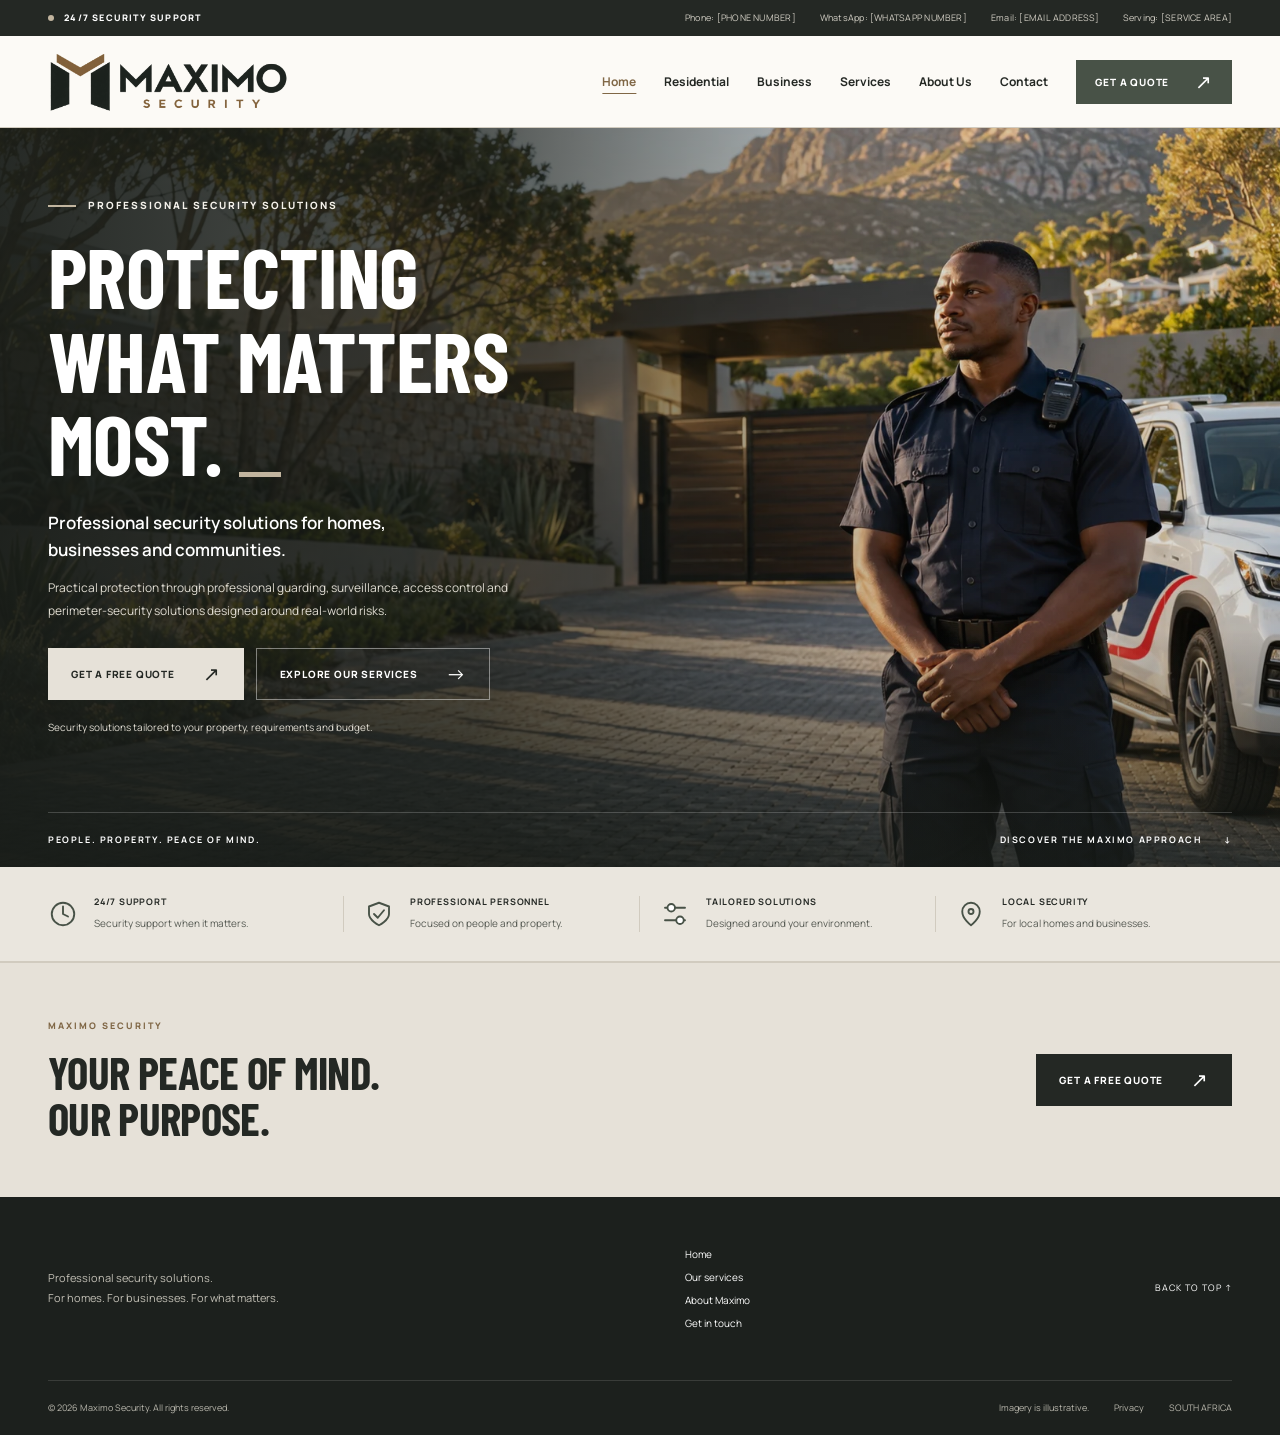
<file: index.html>
<!doctype html>
<html lang="en-ZA">
<head><meta charset="utf-8"><meta name="viewport" content="width=device-width,initial-scale=1"><meta name="theme-color" content="#242824"><meta name="description" content="Maximo Security provides professional guarding, surveillance, access control and perimeter-security solutions for homes and businesses in South Africa."><title>Maximo Security | Protecting What Matters Most</title><link rel="icon" href="assets/favicon.svg"><link rel="stylesheet" href="style.css?v=9"><script src="app.js?v=9" defer></script></head>
<body><a class="skip" href="#main">Skip to content</a>
<div class="utility"><div class="wrap"><span><i class="live"></i> 24/7 SECURITY SUPPORT</span><div><span>Phone: [PHONE NUMBER]</span><span>WhatsApp: [WHATSAPP NUMBER]</span><span>Email: [EMAIL ADDRESS]</span><span>Serving: [SERVICE AREA]</span></div></div></div>
<header><div class="wrap nav"><a class="wordmark brand-logo" href="index.html" aria-label="Maximo Security home"><img src="assets/maximo-gateway-transparent.png" alt="Maximo Security — Gateway M logo" width="1944" height="809" fetchpriority="high"></a><button class="menu-toggle" aria-expanded="false" aria-controls="navigation" aria-label="Open navigation"><span></span><span></span></button><nav id="navigation" aria-label="Main navigation"><a href="index.html" aria-current="page">Home</a><a href="residential.html">Residential</a><a href="business.html">Business</a><a href="services.html">Services</a><a href="about.html">About Us</a><a href="contact.html">Contact</a><a href="contact.html" class="button small">GET A QUOTE <span>↗</span></a></nav></div></header>
<main id="main"><section class="hero" id="home"><img class="hero-photo" src="assets/hero.webp" alt="Illustrative security officer and patrol vehicle at a contemporary South African property" fetchpriority="high"><div class="hero-shade"></div><div class="wrap hero-content"><p class="eyebrow light"><span></span> PROFESSIONAL SECURITY SOLUTIONS</p><h1>PROTECTING<br>WHAT MATTERS<br><span>MOST.</span></h1><p class="hero-lead">Professional security solutions for homes,<br class="desktop"> businesses and communities.</p><p class="hero-body">Practical protection through professional guarding, surveillance, access control and perimeter-security solutions designed around real-world risks.</p><div class="actions"><a href="contact.html" class="button">GET A FREE QUOTE <span>↗</span></a><a href="services.html" class="button outline">EXPLORE OUR SERVICES <span>→</span></a></div><p class="hero-note">Security solutions tailored to your property, requirements and budget.</p></div><div class="hero-bottom wrap"><span>PEOPLE. PROPERTY. PEACE OF MIND.</span><a href="about.html">DISCOVER THE MAXIMO APPROACH <span>↓</span></a></div></section><section class="trust" aria-label="Our approach"><div class="wrap trust-grid"><article><span class="line-icon" data-icon="clock"></span><div><h3>24/7 SUPPORT</h3><p>Security support when it matters.</p></div></article><article><span class="line-icon" data-icon="shield"></span><div><h3>PROFESSIONAL PERSONNEL</h3><p>Focused on people and property.</p></div></article><article><span class="line-icon" data-icon="sliders"></span><div><h3>TAILORED SOLUTIONS</h3><p>Designed around your environment.</p></div></article><article><span class="line-icon" data-icon="pin"></span><div><h3>LOCAL SECURITY</h3><p>For local homes and businesses.</p></div></article></div></section><section class="closing"><div class="wrap"><div><p>MAXIMO SECURITY</p><h2>YOUR PEACE OF MIND.<br>OUR PURPOSE.</h2></div><a href="contact.html" class="button white">GET A FREE QUOTE <span>↗</span></a></div></section></main><footer><div class="wrap footer-top"><p>Professional security solutions.<br>For homes. For businesses. For what matters.</p><div><a href="index.html">Home</a><a href="services.html">Our services</a><a href="about.html">About Maximo</a><a href="contact.html">Get in touch</a></div><a class="back-top" href="#main">BACK TO TOP ↑</a></div><div class="wrap footer-bottom"><span>© <span id="year"></span> Maximo Security. All rights reserved.</span><span>Imagery is illustrative.</span><button class="privacy-link" id="privacy-open">Privacy</button><span>SOUTH AFRICA</span></div></footer>
<dialog id="service-dialog"><button class="dialog-close" aria-label="Close service details">×</button><p class="eyebrow">MAXIMO SECURITY SERVICES</p><h2 id="service-title"></h2><p id="service-description"></p><ul id="service-features"></ul><a href="contact.html" class="button" id="service-enquire">REQUEST AN ASSESSMENT <span>↗</span></a></dialog>
<dialog id="request-dialog"><button class="dialog-close" aria-label="Close request review">×</button><p class="eyebrow">YOUR ENQUIRY</p><h2>YOUR REQUEST,<br>READY TO REVIEW.</h2><p>This request has not been sent. Maximo’s contact destination is still to be added. Download a copy to keep for when enquiries open.</p><pre id="request-summary"></pre><button class="button" id="download-request">DOWNLOAD REQUEST <span>↓</span></button></dialog>
<dialog id="privacy-dialog"><button class="dialog-close" aria-label="Close privacy information">×</button><p class="eyebrow">PRIVACY</p><h2>YOUR DETAILS.</h2><p>This site does not send or store the details entered in the assessment form. A downloaded enquiry is saved only to your device. No analytics or marketing cookies are used by this page. Hosting and access services may process information necessary to serve the site. The Contact page embeds OpenStreetMap; loading that map connects your browser to its external service.</p><p>Maximo’s contact details and a full company privacy notice will be added before online enquiries are enabled.</p></dialog>
</body></html>
</file>
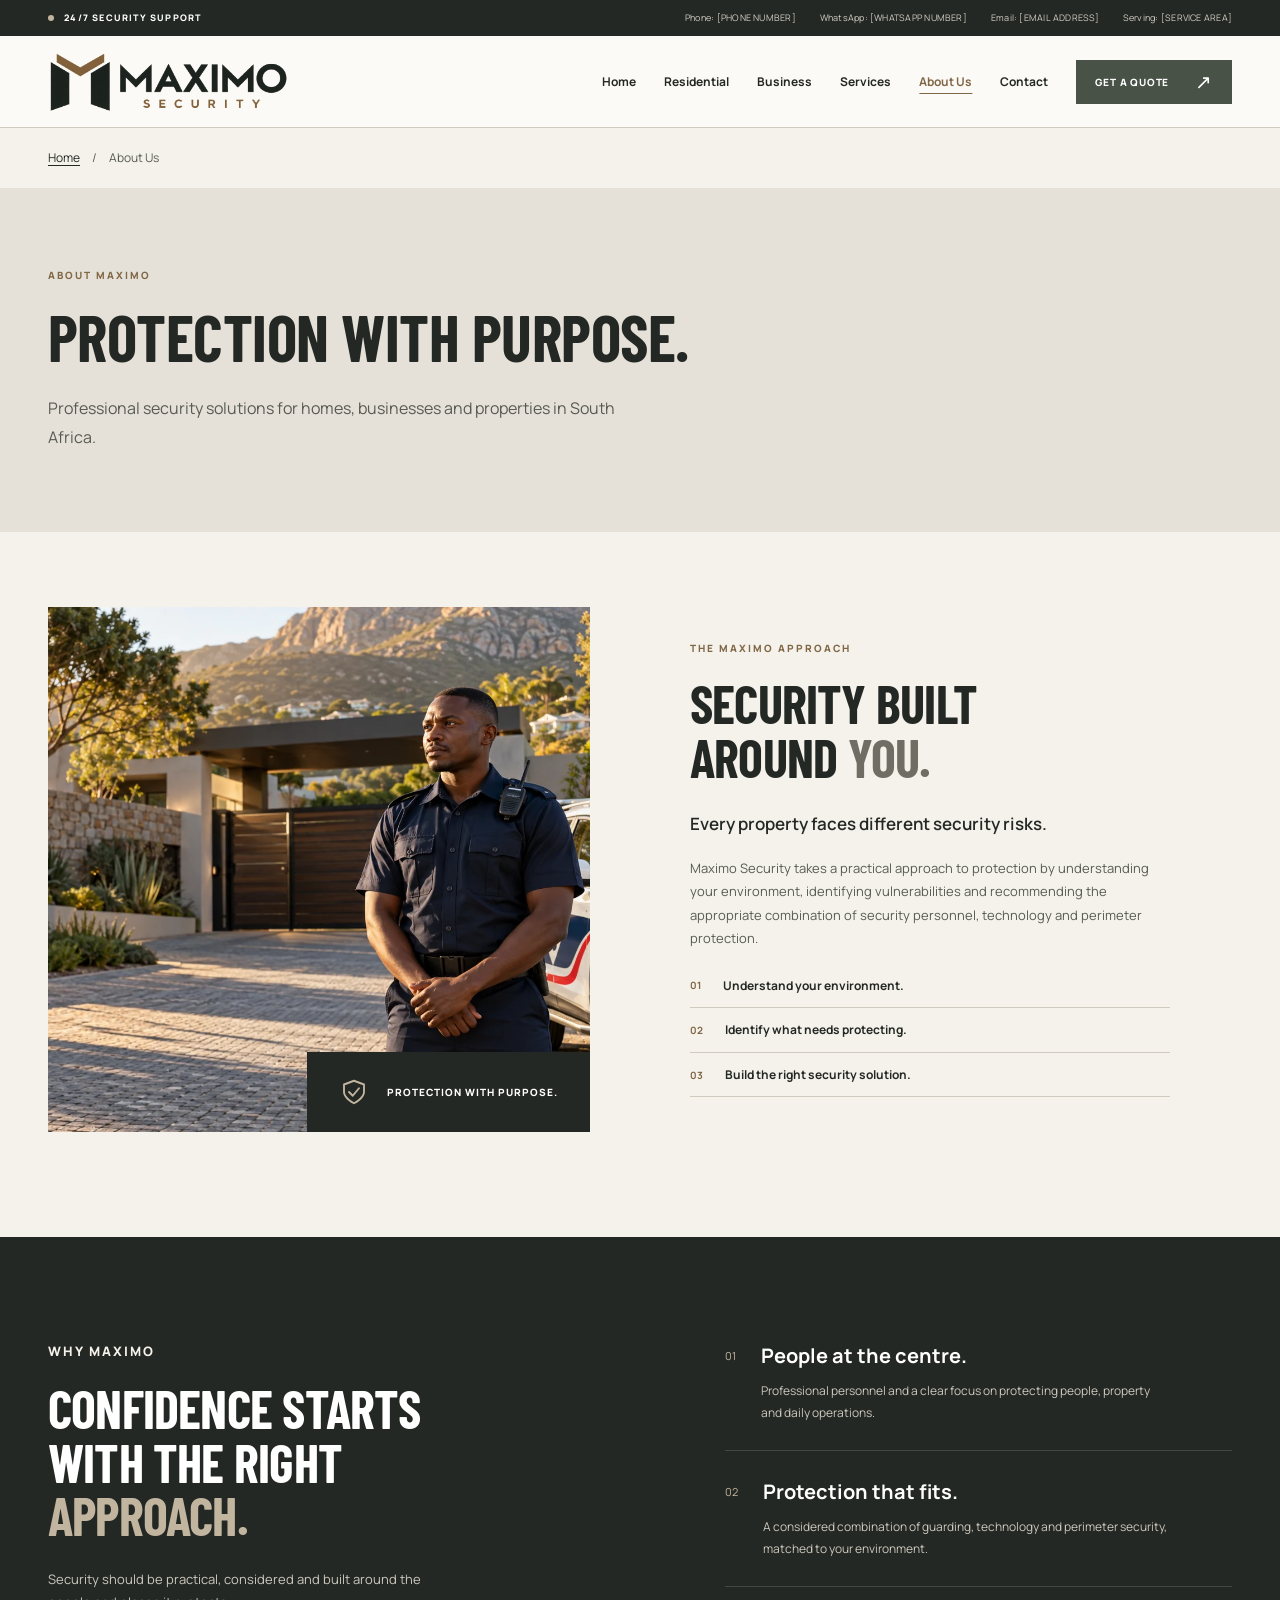
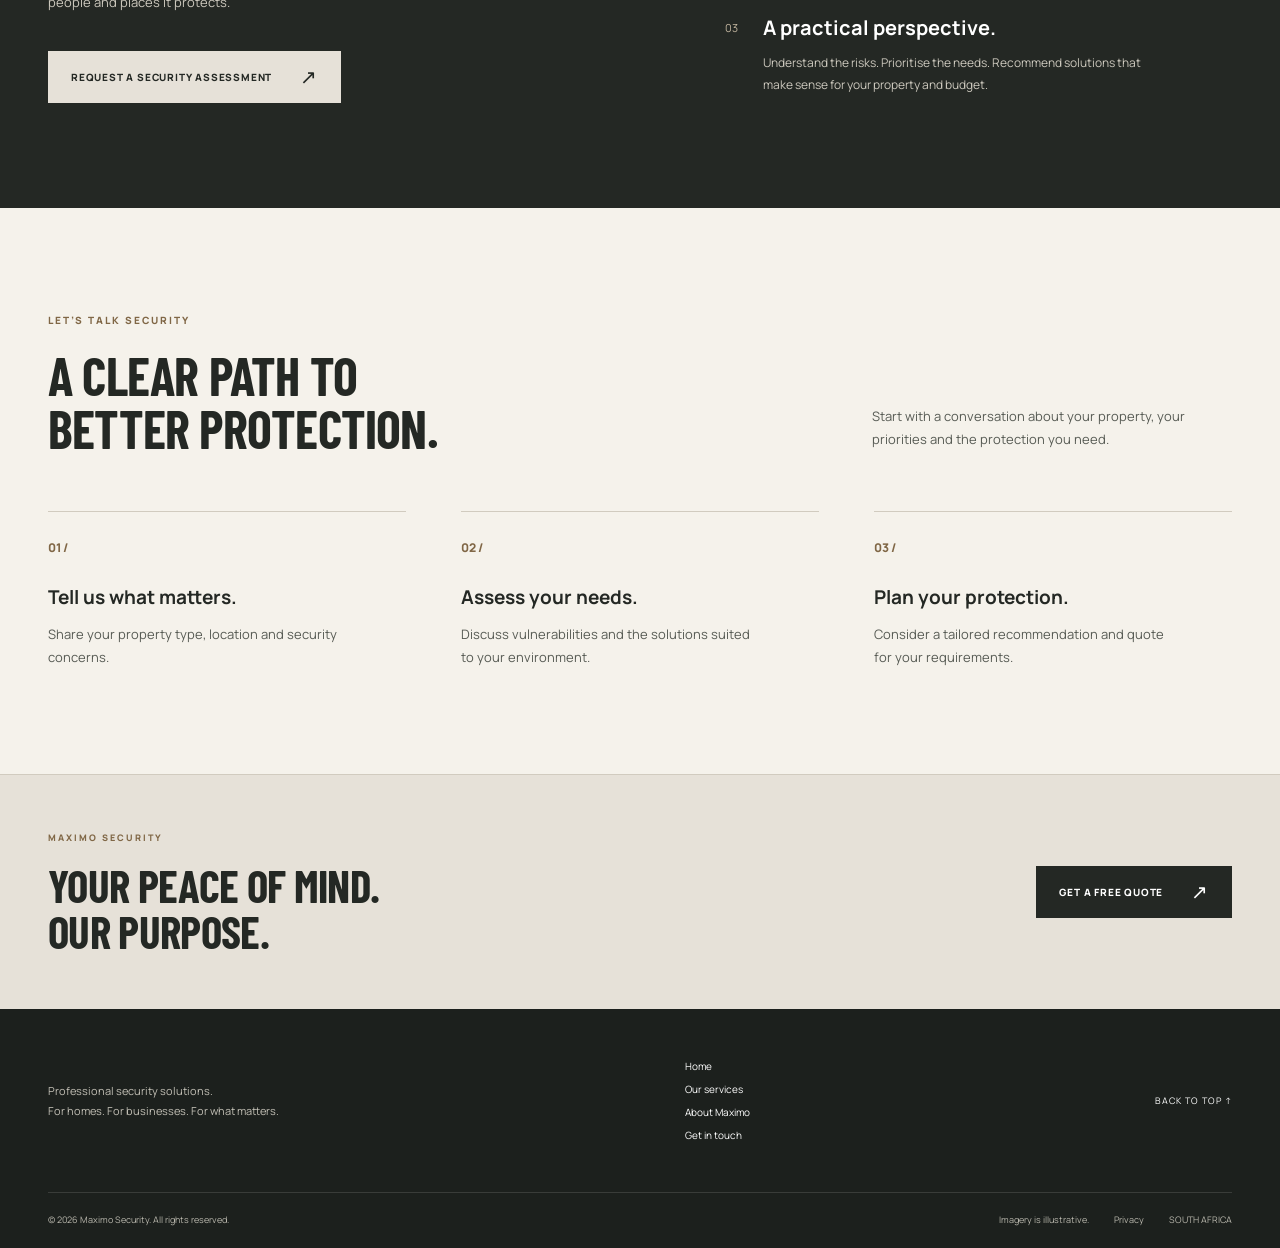
<file: about.html>
<!doctype html>
<html lang="en-ZA">
<head><meta charset="utf-8"><meta name="viewport" content="width=device-width,initial-scale=1"><meta name="theme-color" content="#242824"><meta name="description" content="Discover Maximo Security’s practical approach to protecting people and property with tailored physical security solutions."><title>About Maximo | Maximo Security</title><link rel="icon" href="assets/favicon.svg"><link rel="stylesheet" href="style.css?v=9"><script src="app.js?v=9" defer></script></head>
<body><a class="skip" href="#main">Skip to content</a>
<div class="utility"><div class="wrap"><span><i class="live"></i> 24/7 SECURITY SUPPORT</span><div><span>Phone: [PHONE NUMBER]</span><span>WhatsApp: [WHATSAPP NUMBER]</span><span>Email: [EMAIL ADDRESS]</span><span>Serving: [SERVICE AREA]</span></div></div></div>
<header><div class="wrap nav"><a class="wordmark brand-logo" href="index.html" aria-label="Maximo Security home"><img src="assets/maximo-gateway-transparent.png" alt="Maximo Security — Gateway M logo" width="1944" height="809" fetchpriority="high"></a><button class="menu-toggle" aria-expanded="false" aria-controls="navigation" aria-label="Open navigation"><span></span><span></span></button><nav id="navigation" aria-label="Main navigation"><a href="index.html">Home</a><a href="residential.html">Residential</a><a href="business.html">Business</a><a href="services.html">Services</a><a href="about.html" aria-current="page">About Us</a><a href="contact.html">Contact</a><a href="contact.html" class="button small">GET A QUOTE <span>↗</span></a></nav></div></header>
<main id="main"><div class="breadcrumbs wrap" aria-label="Breadcrumb"><a href="index.html">Home</a><span aria-hidden="true">/</span><span>About Us</span></div><section class="page-intro"><div class="wrap"><p class="eyebrow">ABOUT MAXIMO</p><h1>PROTECTION WITH PURPOSE.</h1><p>Professional security solutions for homes, businesses and properties in South Africa.</p></div></section><section id="about" class="section about"><div class="wrap split"><div class="intro-image"><img src="assets/hero.webp" alt="Illustrative private-security professional assessing a residential environment" loading="lazy"><div class="image-label"><span class="line-icon" data-icon="shield"></span><span>PROTECTION WITH PURPOSE.</span></div></div><div class="intro-copy"><p class="eyebrow">THE MAXIMO APPROACH</p><h2>SECURITY BUILT<br>AROUND <span class="muted">YOU.</span></h2><p class="lead">Every property faces different security risks.</p><p>Maximo Security takes a practical approach to protection by understanding your environment, identifying vulnerabilities and recommending the appropriate combination of security personnel, technology and perimeter protection.</p><div class="principle"><span>01</span><p>Understand your environment.</p></div><div class="principle"><span>02</span><p>Identify what needs protecting.</p></div><div class="principle"><span>03</span><p>Build the right security solution.</p></div></div></div></section><section id="why" class="section why"><div class="wrap why-grid"><div><p class="eyebrow light">WHY MAXIMO</p><h2>CONFIDENCE STARTS<br>WITH THE RIGHT<br><span>APPROACH.</span></h2><p>Security should be practical, considered and built around the people and places it protects.</p><a href="contact.html" class="button">REQUEST A SECURITY ASSESSMENT <span>↗</span></a></div><div class="reasons"><article><span>01</span><div><h3>People at the centre.</h3><p>Professional personnel and a clear focus on protecting people, property and daily operations.</p></div></article><article><span>02</span><div><h3>Protection that fits.</h3><p>A considered combination of guarding, technology and perimeter security, matched to your environment.</p></div></article><article><span>03</span><div><h3>A practical perspective.</h3><p>Understand the risks. Prioritise the needs. Recommend solutions that make sense for your property and budget.</p></div></article></div></div></section><section class="section process"><div class="wrap"><p class="eyebrow">LET’S TALK SECURITY</p><div class="section-heading"><h2>A CLEAR PATH TO<br>BETTER PROTECTION.</h2><p>Start with a conversation about your property, your priorities and the protection you need.</p></div><div class="steps"><article><span>01 /</span><h3>Tell us what matters.</h3><p>Share your property type, location and security concerns.</p></article><article><span>02 /</span><h3>Assess your needs.</h3><p>Discuss vulnerabilities and the solutions suited to your environment.</p></article><article><span>03 /</span><h3>Plan your protection.</h3><p>Consider a tailored recommendation and quote for your requirements.</p></article></div></div></section><section class="closing"><div class="wrap"><div><p>MAXIMO SECURITY</p><h2>YOUR PEACE OF MIND.<br>OUR PURPOSE.</h2></div><a href="contact.html" class="button white">GET A FREE QUOTE <span>↗</span></a></div></section></main><footer><div class="wrap footer-top"><p>Professional security solutions.<br>For homes. For businesses. For what matters.</p><div><a href="index.html">Home</a><a href="services.html">Our services</a><a href="about.html">About Maximo</a><a href="contact.html">Get in touch</a></div><a class="back-top" href="#main">BACK TO TOP ↑</a></div><div class="wrap footer-bottom"><span>© <span id="year"></span> Maximo Security. All rights reserved.</span><span>Imagery is illustrative.</span><button class="privacy-link" id="privacy-open">Privacy</button><span>SOUTH AFRICA</span></div></footer>
<dialog id="service-dialog"><button class="dialog-close" aria-label="Close service details">×</button><p class="eyebrow">MAXIMO SECURITY SERVICES</p><h2 id="service-title"></h2><p id="service-description"></p><ul id="service-features"></ul><a href="contact.html" class="button" id="service-enquire">REQUEST AN ASSESSMENT <span>↗</span></a></dialog>
<dialog id="request-dialog"><button class="dialog-close" aria-label="Close request review">×</button><p class="eyebrow">YOUR ENQUIRY</p><h2>YOUR REQUEST,<br>READY TO REVIEW.</h2><p>This request has not been sent. Maximo’s contact destination is still to be added. Download a copy to keep for when enquiries open.</p><pre id="request-summary"></pre><button class="button" id="download-request">DOWNLOAD REQUEST <span>↓</span></button></dialog>
<dialog id="privacy-dialog"><button class="dialog-close" aria-label="Close privacy information">×</button><p class="eyebrow">PRIVACY</p><h2>YOUR DETAILS.</h2><p>This site does not send or store the details entered in the assessment form. A downloaded enquiry is saved only to your device. No analytics or marketing cookies are used by this page. Hosting and access services may process information necessary to serve the site. The Contact page embeds OpenStreetMap; loading that map connects your browser to its external service.</p><p>Maximo’s contact details and a full company privacy notice will be added before online enquiries are enabled.</p></dialog>
</body></html>
</file>
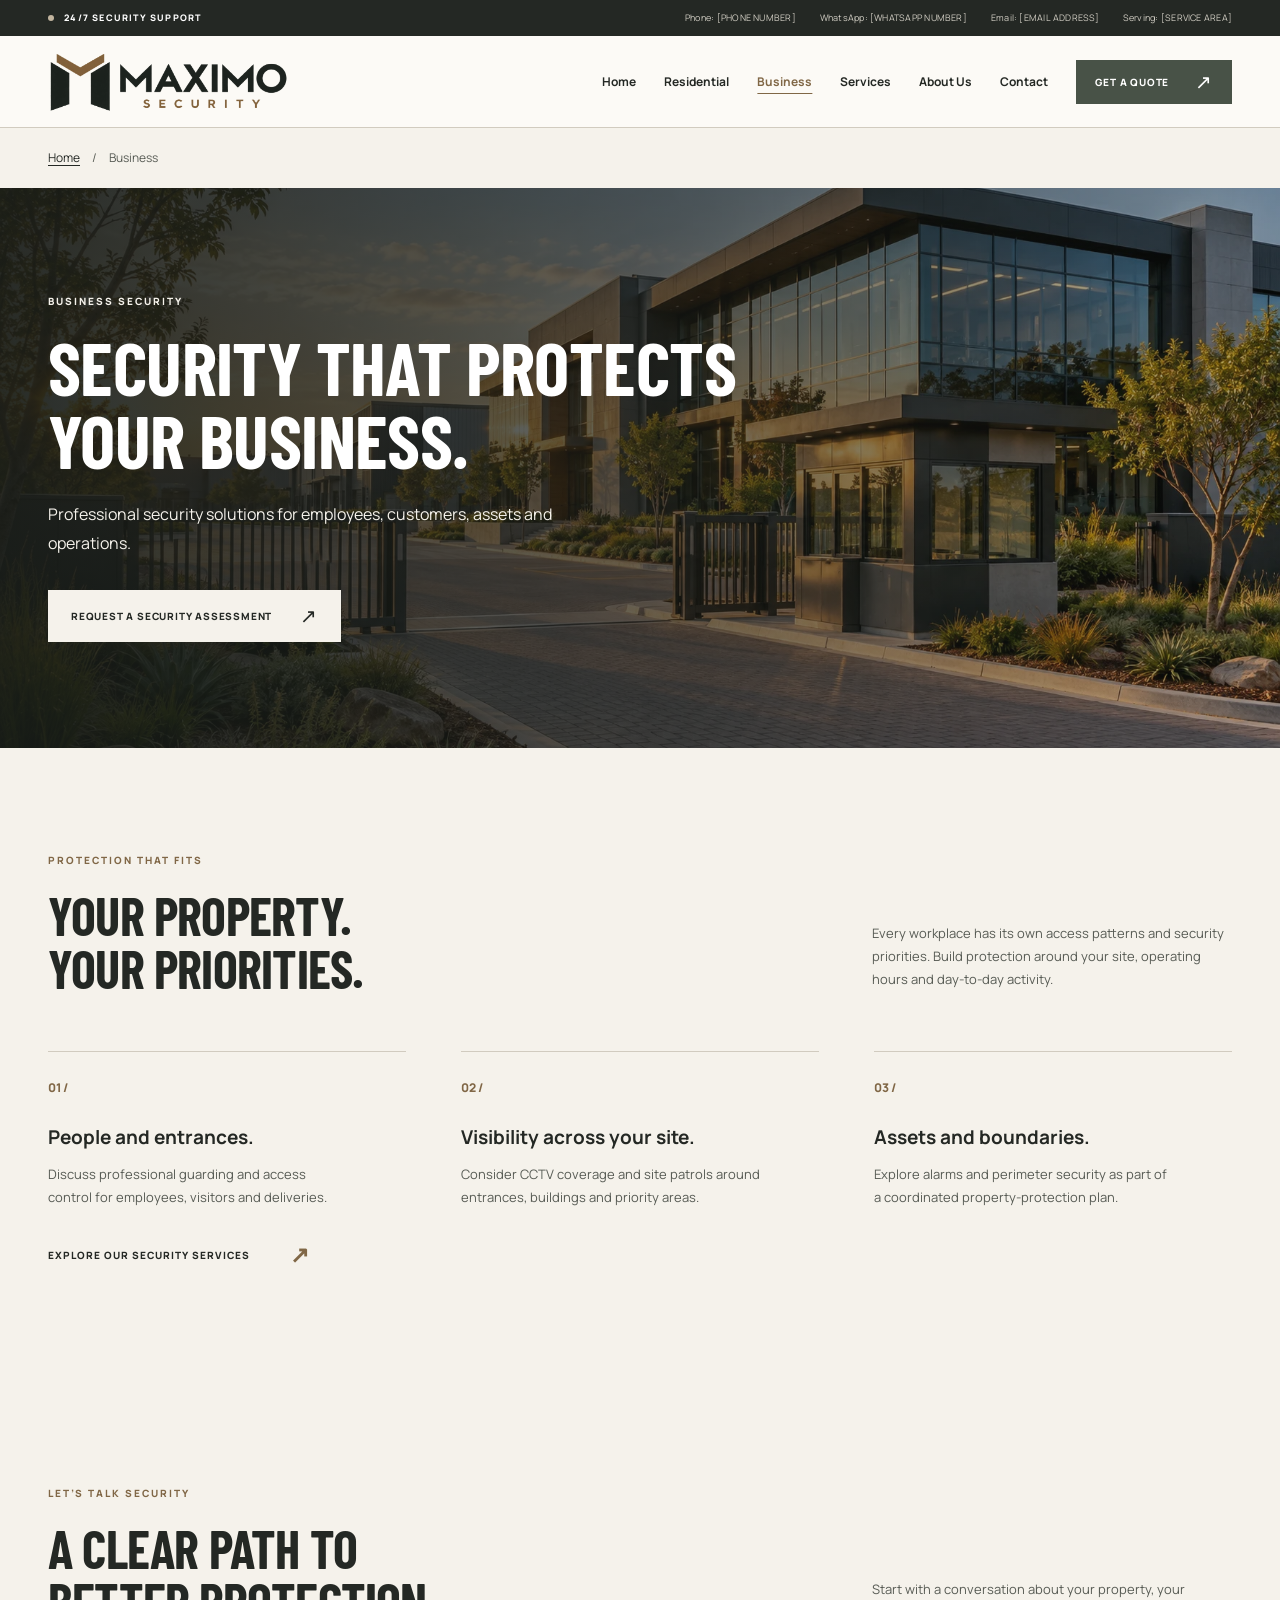
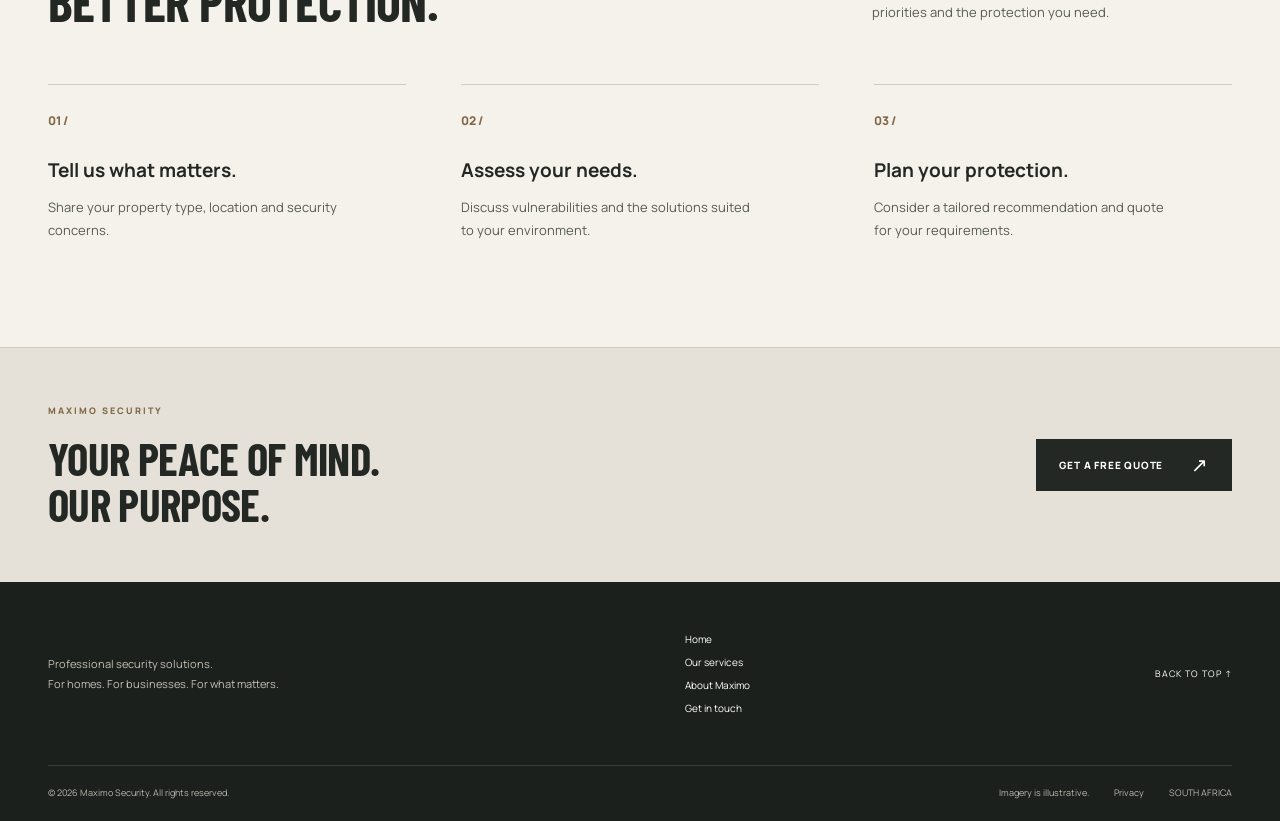
<file: business.html>
<!doctype html>
<html lang="en-ZA">
<head><meta charset="utf-8"><meta name="viewport" content="width=device-width,initial-scale=1"><meta name="theme-color" content="#242824"><meta name="description" content="Security guarding, CCTV, access control and perimeter solutions designed around your South African business and property."><title>Business Security | Maximo Security</title><link rel="icon" href="assets/favicon.svg"><link rel="stylesheet" href="style.css?v=9"><script src="app.js?v=9" defer></script></head>
<body><a class="skip" href="#main">Skip to content</a>
<div class="utility"><div class="wrap"><span><i class="live"></i> 24/7 SECURITY SUPPORT</span><div><span>Phone: [PHONE NUMBER]</span><span>WhatsApp: [WHATSAPP NUMBER]</span><span>Email: [EMAIL ADDRESS]</span><span>Serving: [SERVICE AREA]</span></div></div></div>
<header><div class="wrap nav"><a class="wordmark brand-logo" href="index.html" aria-label="Maximo Security home"><img src="assets/maximo-gateway-transparent.png" alt="Maximo Security — Gateway M logo" width="1944" height="809" fetchpriority="high"></a><button class="menu-toggle" aria-expanded="false" aria-controls="navigation" aria-label="Open navigation"><span></span><span></span></button><nav id="navigation" aria-label="Main navigation"><a href="index.html">Home</a><a href="residential.html">Residential</a><a href="business.html" aria-current="page">Business</a><a href="services.html">Services</a><a href="about.html">About Us</a><a href="contact.html">Contact</a><a href="contact.html" class="button small">GET A QUOTE <span>↗</span></a></nav></div></header>
<main id="main"><div class="breadcrumbs wrap" aria-label="Breadcrumb"><a href="index.html">Home</a><span aria-hidden="true">/</span><span>Business</span></div><section class="audience-hero"><img src="assets/business.webp" alt="Illustrative South African business property"><div class="wrap"><p class="eyebrow light">BUSINESS SECURITY</p><h1>SECURITY THAT PROTECTS<br>YOUR BUSINESS.</h1><p>Professional security solutions for employees, customers, assets and operations.</p><a class="button" href="contact.html?property=Business">REQUEST A SECURITY ASSESSMENT <span>↗</span></a></div></section><section class="section"><div class="wrap"><p class="eyebrow">PROTECTION THAT FITS</p><div class="section-heading"><h2>YOUR PROPERTY.<br>YOUR PRIORITIES.</h2><p>Every workplace has its own access patterns and security priorities. Build protection around your site, operating hours and day-to-day activity.</p></div><div class="steps"><article><span>01 /</span><h3>People and entrances.</h3><p>Discuss professional guarding and access control for employees, visitors and deliveries.</p></article><article><span>02 /</span><h3>Visibility across your site.</h3><p>Consider CCTV coverage and site patrols around entrances, buildings and priority areas.</p></article><article><span>03 /</span><h3>Assets and boundaries.</h3><p>Explore alarms and perimeter security as part of a coordinated property-protection plan.</p></article></div><a class="text-link" href="services.html">EXPLORE OUR SECURITY SERVICES <span>↗</span></a></div></section><section class="section process"><div class="wrap"><p class="eyebrow">LET’S TALK SECURITY</p><div class="section-heading"><h2>A CLEAR PATH TO<br>BETTER PROTECTION.</h2><p>Start with a conversation about your property, your priorities and the protection you need.</p></div><div class="steps"><article><span>01 /</span><h3>Tell us what matters.</h3><p>Share your property type, location and security concerns.</p></article><article><span>02 /</span><h3>Assess your needs.</h3><p>Discuss vulnerabilities and the solutions suited to your environment.</p></article><article><span>03 /</span><h3>Plan your protection.</h3><p>Consider a tailored recommendation and quote for your requirements.</p></article></div></div></section><section class="closing"><div class="wrap"><div><p>MAXIMO SECURITY</p><h2>YOUR PEACE OF MIND.<br>OUR PURPOSE.</h2></div><a href="contact.html?property=Business" class="button white">GET A FREE QUOTE <span>↗</span></a></div></section></main><footer><div class="wrap footer-top"><p>Professional security solutions.<br>For homes. For businesses. For what matters.</p><div><a href="index.html">Home</a><a href="services.html">Our services</a><a href="about.html">About Maximo</a><a href="contact.html">Get in touch</a></div><a class="back-top" href="#main">BACK TO TOP ↑</a></div><div class="wrap footer-bottom"><span>© <span id="year"></span> Maximo Security. All rights reserved.</span><span>Imagery is illustrative.</span><button class="privacy-link" id="privacy-open">Privacy</button><span>SOUTH AFRICA</span></div></footer>
<dialog id="service-dialog"><button class="dialog-close" aria-label="Close service details">×</button><p class="eyebrow">MAXIMO SECURITY SERVICES</p><h2 id="service-title"></h2><p id="service-description"></p><ul id="service-features"></ul><a href="contact.html" class="button" id="service-enquire">REQUEST AN ASSESSMENT <span>↗</span></a></dialog>
<dialog id="request-dialog"><button class="dialog-close" aria-label="Close request review">×</button><p class="eyebrow">YOUR ENQUIRY</p><h2>YOUR REQUEST,<br>READY TO REVIEW.</h2><p>This request has not been sent. Maximo’s contact destination is still to be added. Download a copy to keep for when enquiries open.</p><pre id="request-summary"></pre><button class="button" id="download-request">DOWNLOAD REQUEST <span>↓</span></button></dialog>
<dialog id="privacy-dialog"><button class="dialog-close" aria-label="Close privacy information">×</button><p class="eyebrow">PRIVACY</p><h2>YOUR DETAILS.</h2><p>This site does not send or store the details entered in the assessment form. A downloaded enquiry is saved only to your device. No analytics or marketing cookies are used by this page. Hosting and access services may process information necessary to serve the site. The Contact page embeds OpenStreetMap; loading that map connects your browser to its external service.</p><p>Maximo’s contact details and a full company privacy notice will be added before online enquiries are enabled.</p></dialog>
</body></html>
</file>
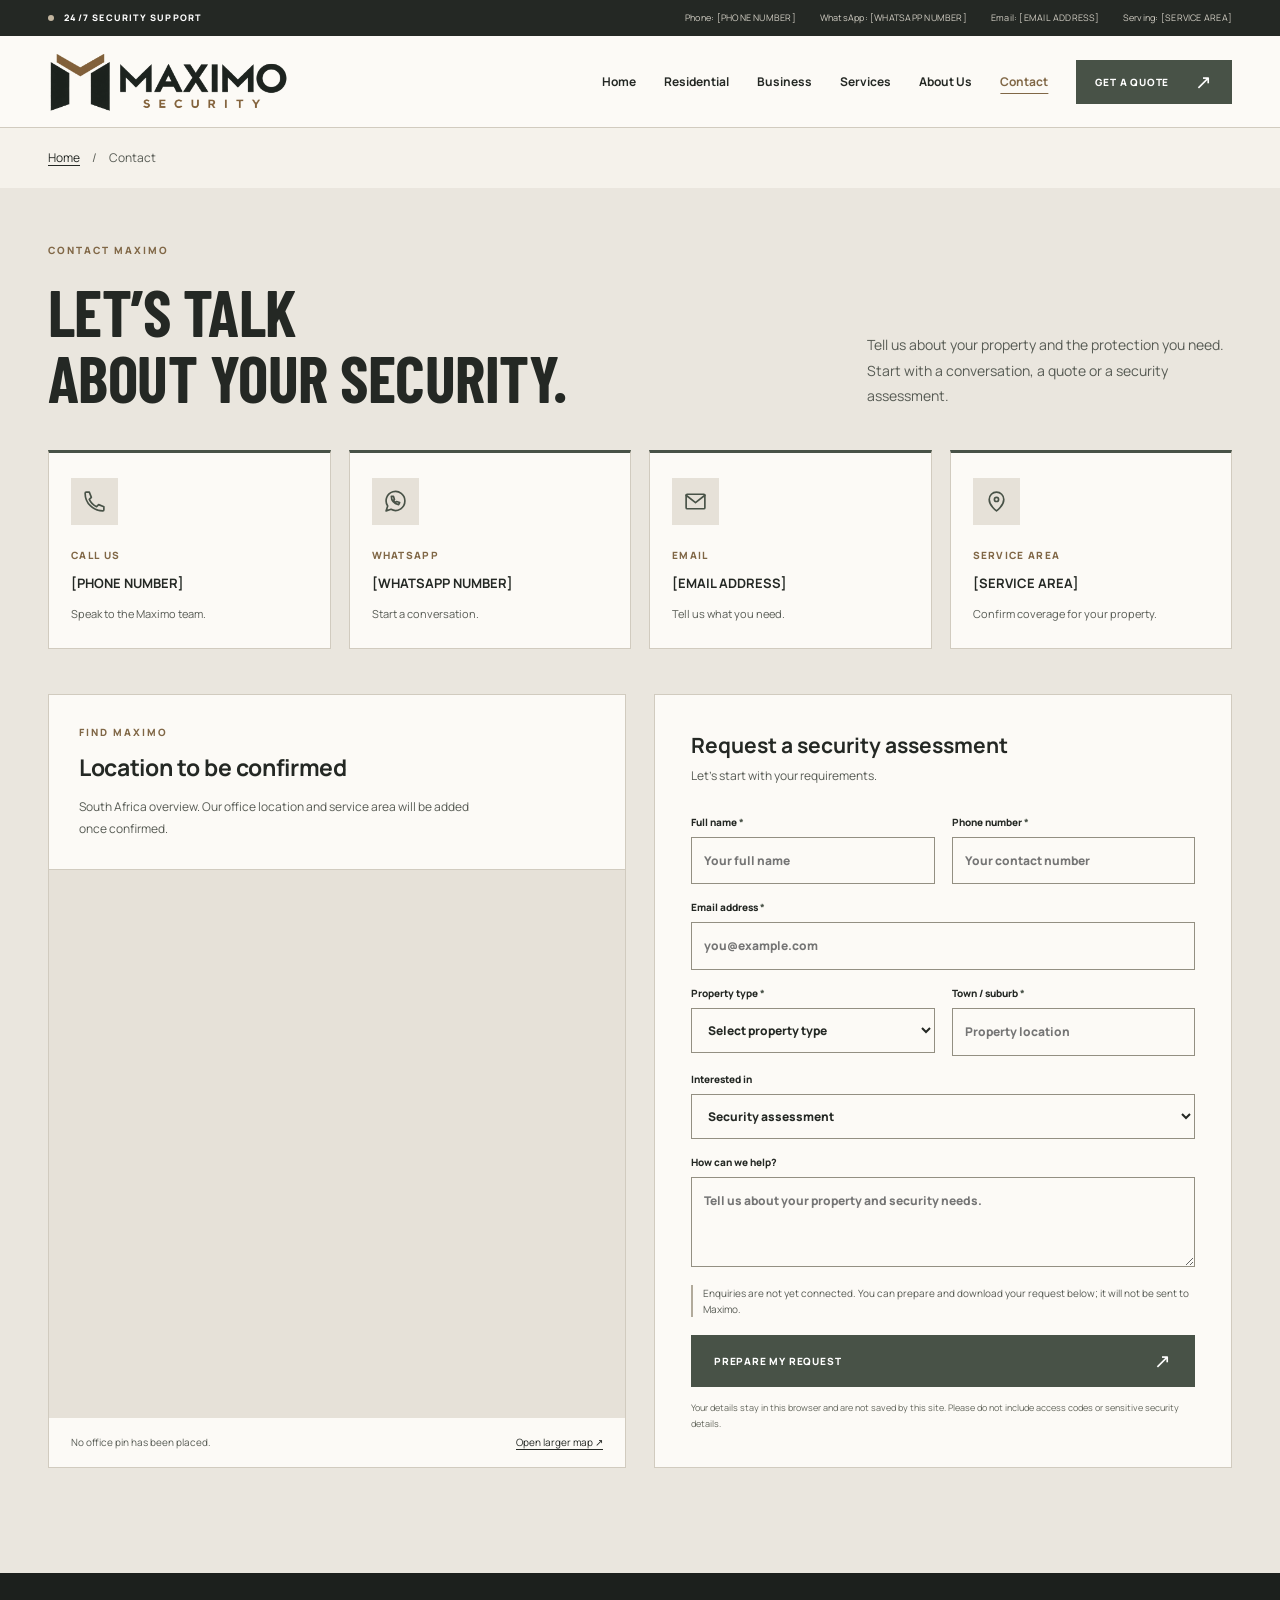
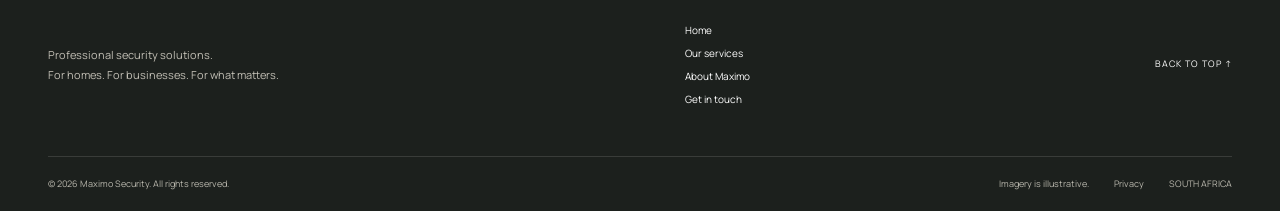
<file: contact.html>
<!doctype html>
<html lang="en-ZA">
<head><meta charset="utf-8"><meta name="viewport" content="width=device-width,initial-scale=1"><meta name="theme-color" content="#242824"><meta name="description" content="Prepare a quote or security assessment enquiry for your home, business or property with Maximo Security."><title>Contact & Security Assessment | Maximo Security</title><link rel="icon" href="assets/favicon.svg"><link rel="stylesheet" href="style.css?v=10"><script src="app.js?v=9" defer></script></head>
<body><a class="skip" href="#main">Skip to content</a>
<div class="utility"><div class="wrap"><span><i class="live"></i> 24/7 SECURITY SUPPORT</span><div><span>Phone: [PHONE NUMBER]</span><span>WhatsApp: [WHATSAPP NUMBER]</span><span>Email: [EMAIL ADDRESS]</span><span>Serving: [SERVICE AREA]</span></div></div></div>
<header><div class="wrap nav"><a class="wordmark brand-logo" href="index.html" aria-label="Maximo Security home"><img src="assets/maximo-gateway-transparent.png" alt="Maximo Security — Gateway M logo" width="1944" height="809" fetchpriority="high"></a><button class="menu-toggle" aria-expanded="false" aria-controls="navigation" aria-label="Open navigation"><span></span><span></span></button><nav id="navigation" aria-label="Main navigation"><a href="index.html">Home</a><a href="residential.html">Residential</a><a href="business.html">Business</a><a href="services.html">Services</a><a href="about.html">About Us</a><a href="contact.html" aria-current="page">Contact</a><a href="contact.html" class="button small">GET A QUOTE <span>↗</span></a></nav></div></header>
<main id="main"><div class="breadcrumbs wrap" aria-label="Breadcrumb"><a href="index.html">Home</a><span aria-hidden="true">/</span><span>Contact</span></div><section id="contact" class="section contact contact-page"><div class="wrap"><div class="contact-page-heading"><div><p class="eyebrow">CONTACT MAXIMO</p><h1>LET’S TALK<br>ABOUT YOUR SECURITY.</h1></div><p>Tell us about your property and the protection you need. Start with a conversation, a quote or a security assessment.</p></div><div class="contact-tiles" aria-label="Contact details"><article class="contact-tile"><span class="contact-tile-icon"><svg viewBox="0 0 24 24" aria-hidden="true"><path d="M7 3H4a1 1 0 0 0-1 1c0 9.4 7.6 17 17 17a1 1 0 0 0 1-1v-3l-5-2-2 2a14 14 0 0 1-7-7l2-2z"/></svg></span><h2>CALL US</h2><strong>[PHONE NUMBER]</strong><p>Speak to the Maximo team.</p></article><article class="contact-tile"><span class="contact-tile-icon"><svg viewBox="0 0 24 24" aria-hidden="true"><path d="M21 11.5a9 9 0 0 1-13.3 8L3 21l1.5-4.7A9 9 0 1 1 21 11.5Z"/><path d="M8 7c0 4.5 2.5 7 7 8l1-2-3-1-1 1-2-2 1-1-1-3z"/></svg></span><h2>WHATSAPP</h2><strong>[WHATSAPP NUMBER]</strong><p>Start a conversation.</p></article><article class="contact-tile"><span class="contact-tile-icon"><svg viewBox="0 0 24 24" aria-hidden="true"><rect x="3" y="5" width="18" height="14" rx="1"/><path d="m3 6 9 7 9-7"/></svg></span><h2>EMAIL</h2><strong>[EMAIL ADDRESS]</strong><p>Tell us what you need.</p></article><article class="contact-tile"><span class="contact-tile-icon"><svg viewBox="0 0 24 24" aria-hidden="true"><path d="M19 10c0 6-7 11-7 11S5 16 5 10a7 7 0 0 1 14 0Z"/><circle cx="12" cy="10" r="2"/></svg></span><h2>SERVICE AREA</h2><strong>[SERVICE AREA]</strong><p>Confirm coverage for your property.</p></article></div><div class="contact-map-form"><section class="contact-map" aria-labelledby="map-title"><div class="map-caption"><p class="eyebrow">FIND MAXIMO</p><h2 id="map-title">Location to be confirmed</h2><p>South Africa overview. Our office location and service area will be added once confirmed.</p></div><iframe title="OpenStreetMap overview of South Africa; Maximo location not yet confirmed" src="https://www.openstreetmap.org/export/embed.html?bbox=15.5%2C-35.5%2C33.5%2C-21.5&amp;layer=mapnik" loading="lazy" referrerpolicy="no-referrer"></iframe><div class="map-footer"><span>No office pin has been placed.</span><a href="https://www.openstreetmap.org/#map=5/-28.5/24.5" target="_blank" rel="noopener noreferrer">Open larger map ↗</a></div></section><form id="enquiry-form"><h3>Request a security assessment</h3><p>Let’s start with your requirements.</p><div class="form-row"><label>Full name <span>*</span><input name="name" autocomplete="name" required placeholder="Your full name" maxlength="100"></label><label>Phone number <span>*</span><input name="phone" type="tel" autocomplete="tel" required placeholder="Your contact number" maxlength="40"></label></div><label>Email address <span>*</span><input name="email" type="email" autocomplete="email" required placeholder="you@example.com" maxlength="150"></label><div class="form-row"><label>Property type <span>*</span><select name="property" required><option value="">Select property type</option><option>Residential</option><option>Business</option><option>Estate / community</option><option>Other property</option></select></label><label>Town / suburb <span>*</span><input name="area" required autocomplete="address-level2" placeholder="Property location" maxlength="120"></label></div><label>Interested in<select name="service"><option>Security assessment</option><option>Security Guarding</option><option>CCTV & Surveillance</option><option>Access Control</option><option>Alarm Systems</option><option>Electric Fencing</option><option>Patrol Services</option><option>Multiple services</option></select></label><label>How can we help?<textarea name="message" rows="3" placeholder="Tell us about your property and security needs." maxlength="3000"></textarea></label><p class="form-notice">Enquiries are not yet connected. You can prepare and download your request below; it will not be sent to Maximo.</p><button class="button" type="submit">PREPARE MY REQUEST <span>↗</span></button><p class="privacy-note">Your details stay in this browser and are not saved by this site. Please do not include access codes or sensitive security details.</p></form></div></div></section></main><footer><div class="wrap footer-top"><p>Professional security solutions.<br>For homes. For businesses. For what matters.</p><div><a href="index.html">Home</a><a href="services.html">Our services</a><a href="about.html">About Maximo</a><a href="contact.html">Get in touch</a></div><a class="back-top" href="#main">BACK TO TOP ↑</a></div><div class="wrap footer-bottom"><span>© <span id="year"></span> Maximo Security. All rights reserved.</span><span>Imagery is illustrative.</span><button class="privacy-link" id="privacy-open">Privacy</button><span>SOUTH AFRICA</span></div></footer>
<dialog id="service-dialog"><button class="dialog-close" aria-label="Close service details">×</button><p class="eyebrow">MAXIMO SECURITY SERVICES</p><h2 id="service-title"></h2><p id="service-description"></p><ul id="service-features"></ul><a href="contact.html" class="button" id="service-enquire">REQUEST AN ASSESSMENT <span>↗</span></a></dialog>
<dialog id="request-dialog"><button class="dialog-close" aria-label="Close request review">×</button><p class="eyebrow">YOUR ENQUIRY</p><h2>YOUR REQUEST,<br>READY TO REVIEW.</h2><p>This request has not been sent. Maximo’s contact destination is still to be added. Download a copy to keep for when enquiries open.</p><pre id="request-summary"></pre><button class="button" id="download-request">DOWNLOAD REQUEST <span>↓</span></button></dialog>
<dialog id="privacy-dialog"><button class="dialog-close" aria-label="Close privacy information">×</button><p class="eyebrow">PRIVACY</p><h2>YOUR DETAILS.</h2><p>This site does not send or store the details entered in the assessment form. A downloaded enquiry is saved only to your device. No analytics or marketing cookies are used by this page. Hosting and access services may process information necessary to serve the site. The Contact page embeds OpenStreetMap; loading that map connects your browser to its external service.</p><p>Maximo’s contact details and a full company privacy notice will be added before online enquiries are enabled.</p></dialog>
</body></html>
</file>
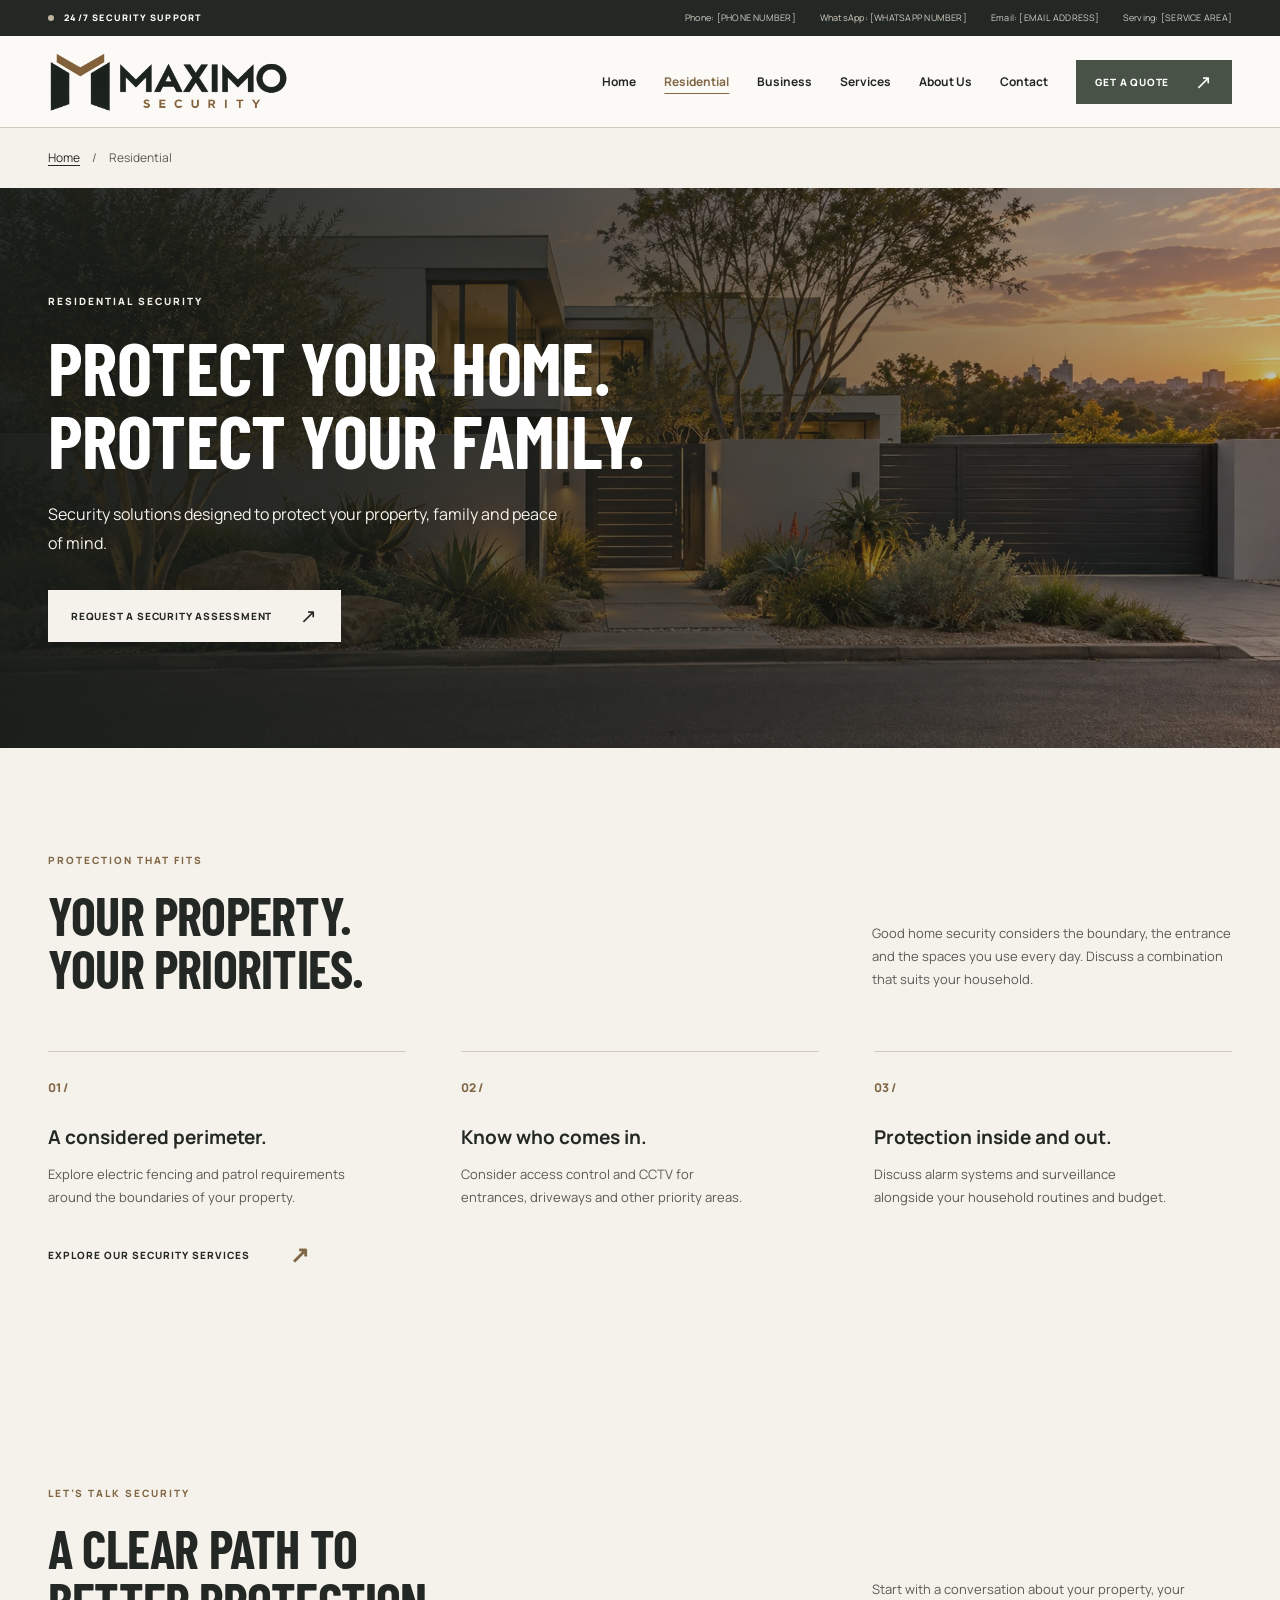
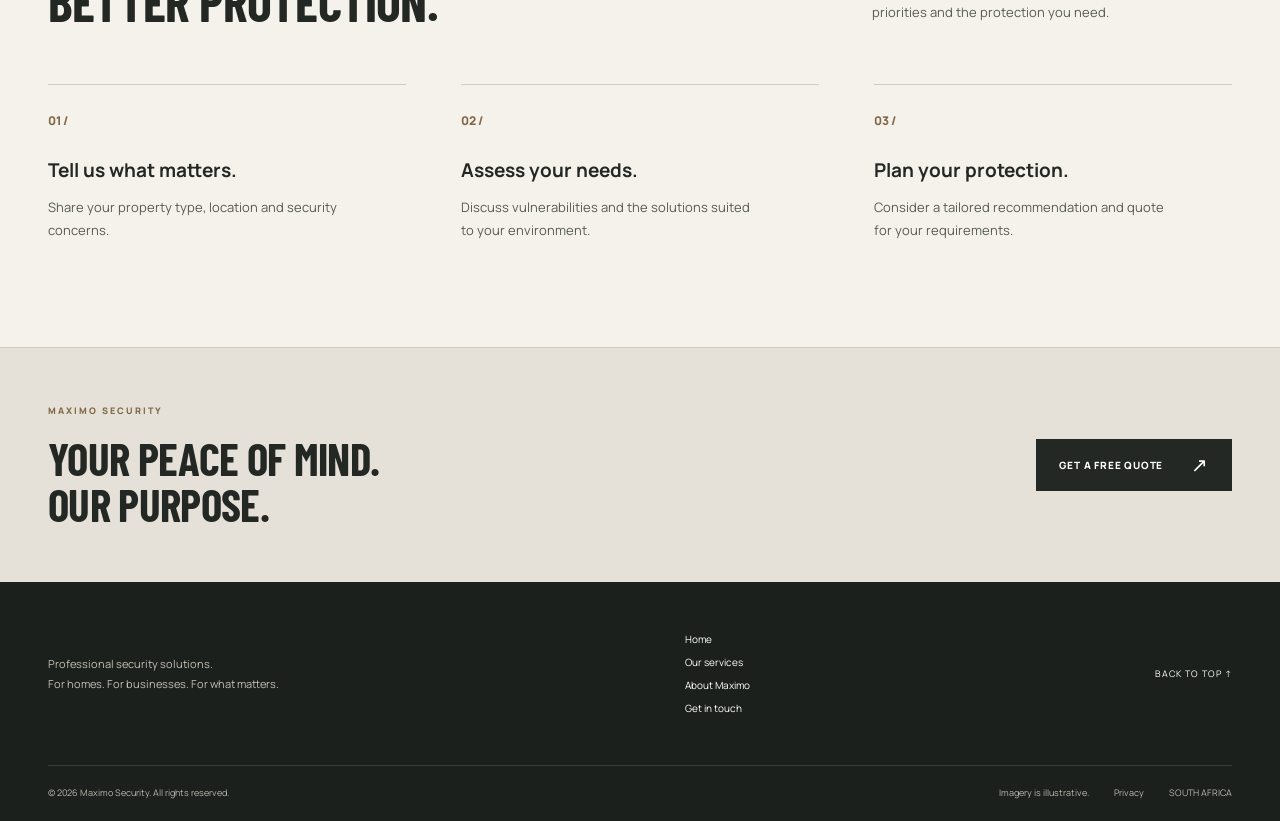
<file: residential.html>
<!doctype html>
<html lang="en-ZA">
<head><meta charset="utf-8"><meta name="viewport" content="width=device-width,initial-scale=1"><meta name="theme-color" content="#242824"><meta name="description" content="Residential security solutions from Maximo Security: CCTV, alarms, access control, perimeter protection and patrol services for South African homes."><title>Residential Security | Maximo Security</title><link rel="icon" href="assets/favicon.svg"><link rel="stylesheet" href="style.css?v=9"><script src="app.js?v=9" defer></script></head>
<body><a class="skip" href="#main">Skip to content</a>
<div class="utility"><div class="wrap"><span><i class="live"></i> 24/7 SECURITY SUPPORT</span><div><span>Phone: [PHONE NUMBER]</span><span>WhatsApp: [WHATSAPP NUMBER]</span><span>Email: [EMAIL ADDRESS]</span><span>Serving: [SERVICE AREA]</span></div></div></div>
<header><div class="wrap nav"><a class="wordmark brand-logo" href="index.html" aria-label="Maximo Security home"><img src="assets/maximo-gateway-transparent.png" alt="Maximo Security — Gateway M logo" width="1944" height="809" fetchpriority="high"></a><button class="menu-toggle" aria-expanded="false" aria-controls="navigation" aria-label="Open navigation"><span></span><span></span></button><nav id="navigation" aria-label="Main navigation"><a href="index.html">Home</a><a href="residential.html" aria-current="page">Residential</a><a href="business.html">Business</a><a href="services.html">Services</a><a href="about.html">About Us</a><a href="contact.html">Contact</a><a href="contact.html" class="button small">GET A QUOTE <span>↗</span></a></nav></div></header>
<main id="main"><div class="breadcrumbs wrap" aria-label="Breadcrumb"><a href="index.html">Home</a><span aria-hidden="true">/</span><span>Residential</span></div><section class="audience-hero"><img src="assets/residential.webp" alt="Illustrative South African residential property"><div class="wrap"><p class="eyebrow light">RESIDENTIAL SECURITY</p><h1>PROTECT YOUR HOME.<br>PROTECT YOUR FAMILY.</h1><p>Security solutions designed to protect your property, family and peace of mind.</p><a class="button" href="contact.html?property=Residential">REQUEST A SECURITY ASSESSMENT <span>↗</span></a></div></section><section class="section"><div class="wrap"><p class="eyebrow">PROTECTION THAT FITS</p><div class="section-heading"><h2>YOUR PROPERTY.<br>YOUR PRIORITIES.</h2><p>Good home security considers the boundary, the entrance and the spaces you use every day. Discuss a combination that suits your household.</p></div><div class="steps"><article><span>01 /</span><h3>A considered perimeter.</h3><p>Explore electric fencing and patrol requirements around the boundaries of your property.</p></article><article><span>02 /</span><h3>Know who comes in.</h3><p>Consider access control and CCTV for entrances, driveways and other priority areas.</p></article><article><span>03 /</span><h3>Protection inside and out.</h3><p>Discuss alarm systems and surveillance alongside your household routines and budget.</p></article></div><a class="text-link" href="services.html">EXPLORE OUR SECURITY SERVICES <span>↗</span></a></div></section><section class="section process"><div class="wrap"><p class="eyebrow">LET’S TALK SECURITY</p><div class="section-heading"><h2>A CLEAR PATH TO<br>BETTER PROTECTION.</h2><p>Start with a conversation about your property, your priorities and the protection you need.</p></div><div class="steps"><article><span>01 /</span><h3>Tell us what matters.</h3><p>Share your property type, location and security concerns.</p></article><article><span>02 /</span><h3>Assess your needs.</h3><p>Discuss vulnerabilities and the solutions suited to your environment.</p></article><article><span>03 /</span><h3>Plan your protection.</h3><p>Consider a tailored recommendation and quote for your requirements.</p></article></div></div></section><section class="closing"><div class="wrap"><div><p>MAXIMO SECURITY</p><h2>YOUR PEACE OF MIND.<br>OUR PURPOSE.</h2></div><a href="contact.html?property=Residential" class="button white">GET A FREE QUOTE <span>↗</span></a></div></section></main><footer><div class="wrap footer-top"><p>Professional security solutions.<br>For homes. For businesses. For what matters.</p><div><a href="index.html">Home</a><a href="services.html">Our services</a><a href="about.html">About Maximo</a><a href="contact.html">Get in touch</a></div><a class="back-top" href="#main">BACK TO TOP ↑</a></div><div class="wrap footer-bottom"><span>© <span id="year"></span> Maximo Security. All rights reserved.</span><span>Imagery is illustrative.</span><button class="privacy-link" id="privacy-open">Privacy</button><span>SOUTH AFRICA</span></div></footer>
<dialog id="service-dialog"><button class="dialog-close" aria-label="Close service details">×</button><p class="eyebrow">MAXIMO SECURITY SERVICES</p><h2 id="service-title"></h2><p id="service-description"></p><ul id="service-features"></ul><a href="contact.html" class="button" id="service-enquire">REQUEST AN ASSESSMENT <span>↗</span></a></dialog>
<dialog id="request-dialog"><button class="dialog-close" aria-label="Close request review">×</button><p class="eyebrow">YOUR ENQUIRY</p><h2>YOUR REQUEST,<br>READY TO REVIEW.</h2><p>This request has not been sent. Maximo’s contact destination is still to be added. Download a copy to keep for when enquiries open.</p><pre id="request-summary"></pre><button class="button" id="download-request">DOWNLOAD REQUEST <span>↓</span></button></dialog>
<dialog id="privacy-dialog"><button class="dialog-close" aria-label="Close privacy information">×</button><p class="eyebrow">PRIVACY</p><h2>YOUR DETAILS.</h2><p>This site does not send or store the details entered in the assessment form. A downloaded enquiry is saved only to your device. No analytics or marketing cookies are used by this page. Hosting and access services may process information necessary to serve the site. The Contact page embeds OpenStreetMap; loading that map connects your browser to its external service.</p><p>Maximo’s contact details and a full company privacy notice will be added before online enquiries are enabled.</p></dialog>
</body></html>
</file>
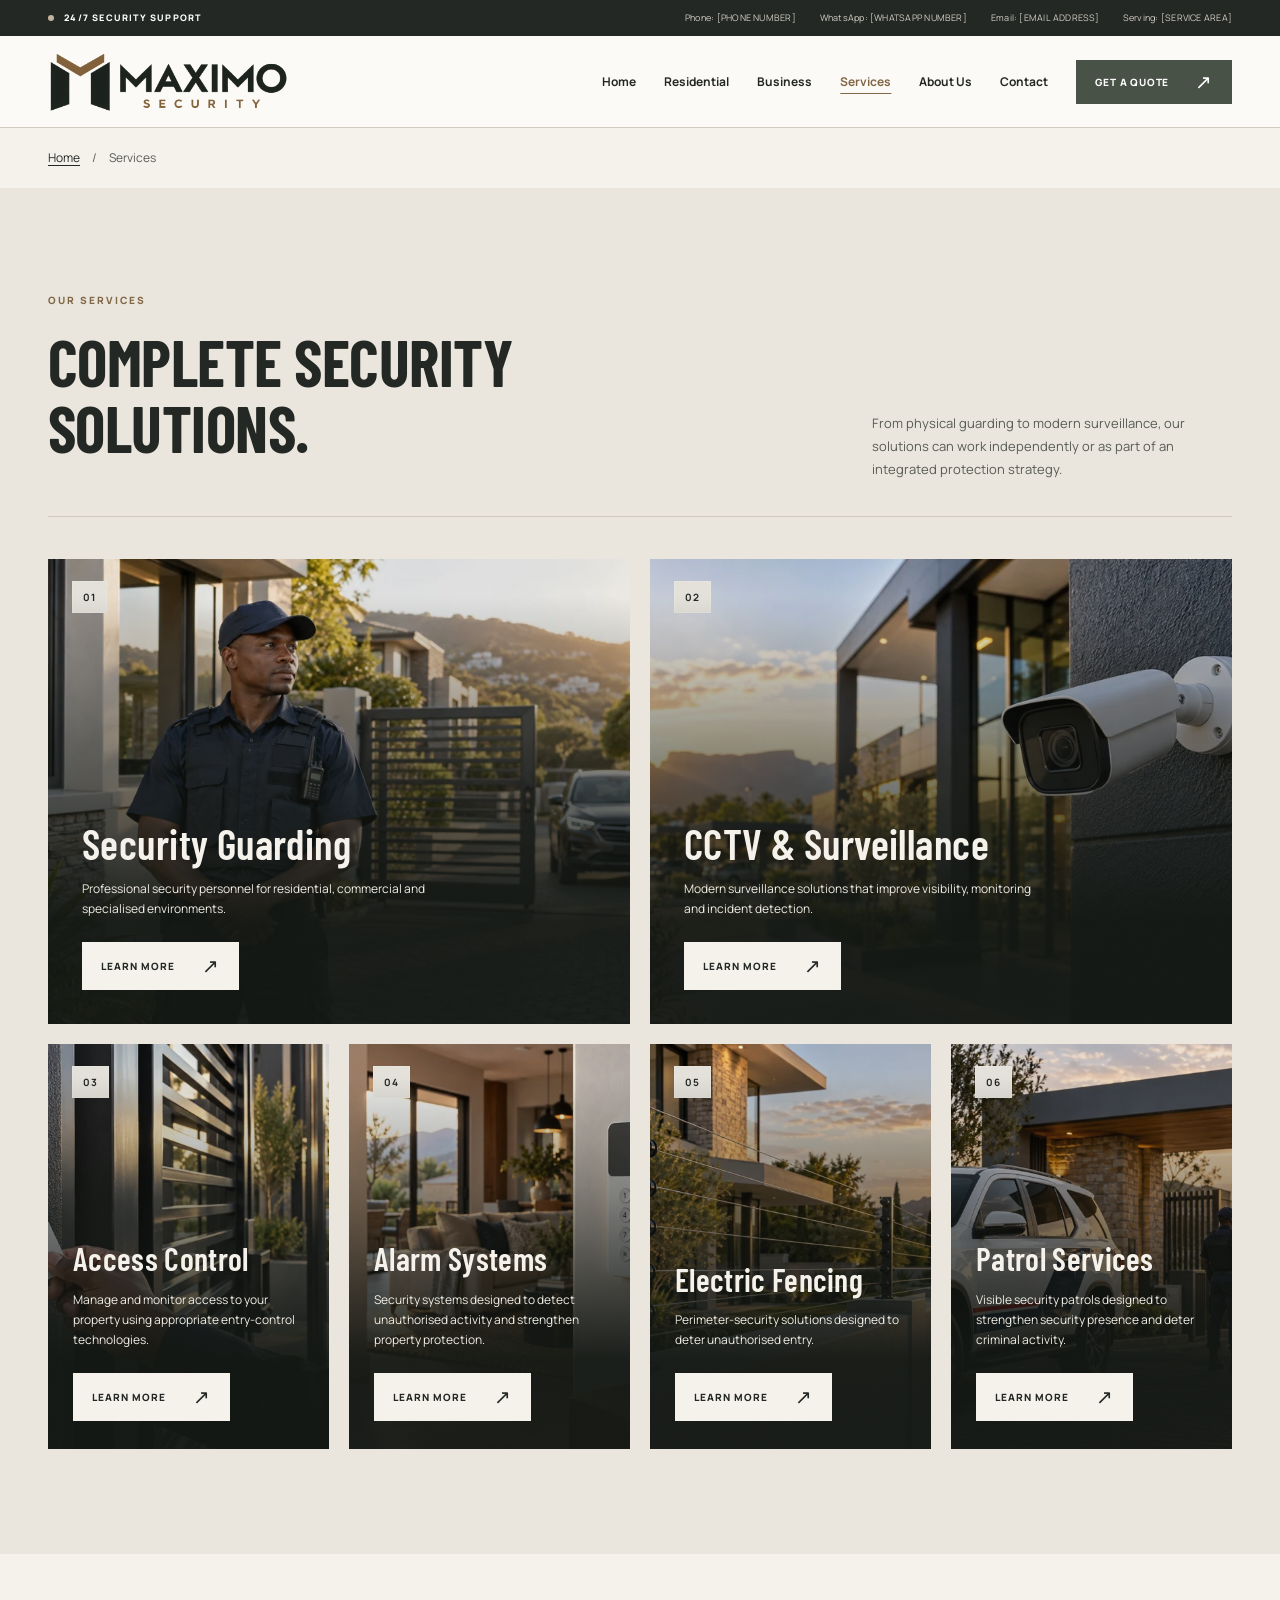
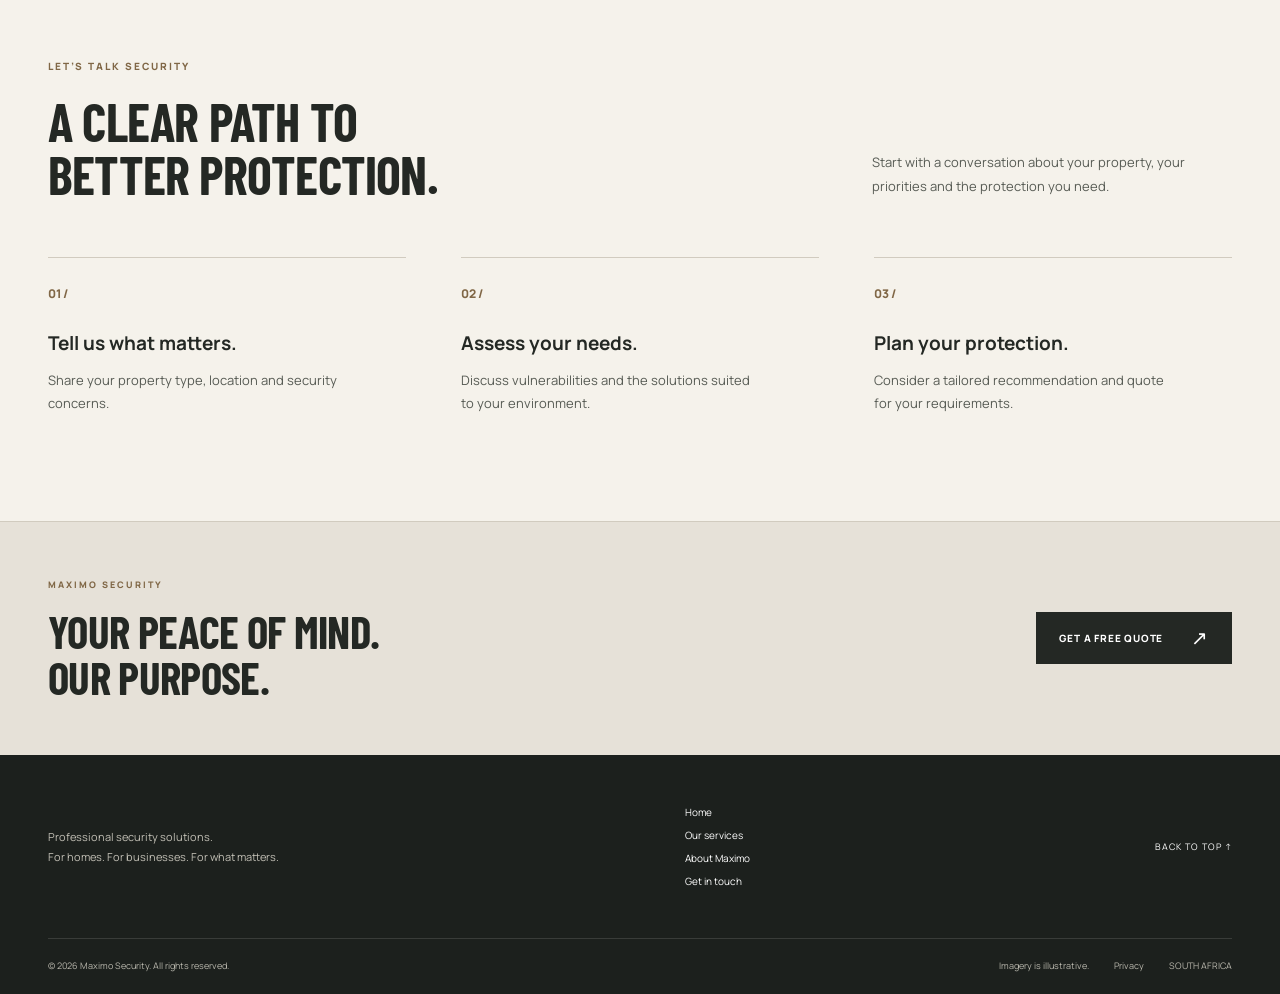
<file: services.html>
<!doctype html>
<html lang="en-ZA">
<head><meta charset="utf-8"><meta name="viewport" content="width=device-width,initial-scale=1"><meta name="theme-color" content="#242824"><meta name="description" content="Explore Maximo Security guarding, CCTV and surveillance, access control, alarm systems, electric fencing and patrol services."><title>Security Services | Maximo Security</title><link rel="icon" href="assets/favicon.svg"><link rel="stylesheet" href="style.css?v=9"><script src="app.js?v=9" defer></script></head>
<body><a class="skip" href="#main">Skip to content</a>
<div class="utility"><div class="wrap"><span><i class="live"></i> 24/7 SECURITY SUPPORT</span><div><span>Phone: [PHONE NUMBER]</span><span>WhatsApp: [WHATSAPP NUMBER]</span><span>Email: [EMAIL ADDRESS]</span><span>Serving: [SERVICE AREA]</span></div></div></div>
<header><div class="wrap nav"><a class="wordmark brand-logo" href="index.html" aria-label="Maximo Security home"><img src="assets/maximo-gateway-transparent.png" alt="Maximo Security — Gateway M logo" width="1944" height="809" fetchpriority="high"></a><button class="menu-toggle" aria-expanded="false" aria-controls="navigation" aria-label="Open navigation"><span></span><span></span></button><nav id="navigation" aria-label="Main navigation"><a href="index.html">Home</a><a href="residential.html">Residential</a><a href="business.html">Business</a><a href="services.html" aria-current="page">Services</a><a href="about.html">About Us</a><a href="contact.html">Contact</a><a href="contact.html" class="button small">GET A QUOTE <span>↗</span></a></nav></div></header>
<main id="main"><div class="breadcrumbs wrap" aria-label="Breadcrumb"><a href="index.html">Home</a><span aria-hidden="true">/</span><span>Services</span></div><section id="services" class="section services"><div class="wrap"><div class="section-heading"><div><p class="eyebrow">OUR SERVICES</p><h1>COMPLETE SECURITY<br>SOLUTIONS.</h1></div><p>From physical guarding to modern surveillance, our solutions can work independently or as part of an integrated protection strategy.</p></div><div class="service-grid" id="service-grid"></div></div></section><section class="section process"><div class="wrap"><p class="eyebrow">LET’S TALK SECURITY</p><div class="section-heading"><h2>A CLEAR PATH TO<br>BETTER PROTECTION.</h2><p>Start with a conversation about your property, your priorities and the protection you need.</p></div><div class="steps"><article><span>01 /</span><h3>Tell us what matters.</h3><p>Share your property type, location and security concerns.</p></article><article><span>02 /</span><h3>Assess your needs.</h3><p>Discuss vulnerabilities and the solutions suited to your environment.</p></article><article><span>03 /</span><h3>Plan your protection.</h3><p>Consider a tailored recommendation and quote for your requirements.</p></article></div></div></section><section class="closing"><div class="wrap"><div><p>MAXIMO SECURITY</p><h2>YOUR PEACE OF MIND.<br>OUR PURPOSE.</h2></div><a href="contact.html" class="button white">GET A FREE QUOTE <span>↗</span></a></div></section></main><footer><div class="wrap footer-top"><p>Professional security solutions.<br>For homes. For businesses. For what matters.</p><div><a href="index.html">Home</a><a href="services.html">Our services</a><a href="about.html">About Maximo</a><a href="contact.html">Get in touch</a></div><a class="back-top" href="#main">BACK TO TOP ↑</a></div><div class="wrap footer-bottom"><span>© <span id="year"></span> Maximo Security. All rights reserved.</span><span>Imagery is illustrative.</span><button class="privacy-link" id="privacy-open">Privacy</button><span>SOUTH AFRICA</span></div></footer>
<dialog id="service-dialog"><button class="dialog-close" aria-label="Close service details">×</button><p class="eyebrow">MAXIMO SECURITY SERVICES</p><h2 id="service-title"></h2><p id="service-description"></p><ul id="service-features"></ul><a href="contact.html" class="button" id="service-enquire">REQUEST AN ASSESSMENT <span>↗</span></a></dialog>
<dialog id="request-dialog"><button class="dialog-close" aria-label="Close request review">×</button><p class="eyebrow">YOUR ENQUIRY</p><h2>YOUR REQUEST,<br>READY TO REVIEW.</h2><p>This request has not been sent. Maximo’s contact destination is still to be added. Download a copy to keep for when enquiries open.</p><pre id="request-summary"></pre><button class="button" id="download-request">DOWNLOAD REQUEST <span>↓</span></button></dialog>
<dialog id="privacy-dialog"><button class="dialog-close" aria-label="Close privacy information">×</button><p class="eyebrow">PRIVACY</p><h2>YOUR DETAILS.</h2><p>This site does not send or store the details entered in the assessment form. A downloaded enquiry is saved only to your device. No analytics or marketing cookies are used by this page. Hosting and access services may process information necessary to serve the site. The Contact page embeds OpenStreetMap; loading that map connects your browser to its external service.</p><p>Maximo’s contact details and a full company privacy notice will be added before online enquiries are enabled.</p></dialog>
</body></html>
</file>
<file: style.css>
@import url('https://fonts.googleapis.com/css2?family=Barlow+Condensed:wght@600;700;800&family=Manrope:wght@400;500;600;700;800&display=swap');
:root{--ink:#242824;--charcoal:#1c201d;--accent:#485247;--stone:#e6e1d8;--text:#575b54;--paper:#f5f2eb;--surface:#fcfaf6;--bronze:#806746;--sand:#c2b59f;--line:#d1cbbf}*{box-sizing:border-box}html{scroll-behavior:smooth;scroll-padding-top:105px}body{margin:0;color:var(--ink);font-family:Manrope,Arial,sans-serif;font-size:14px;line-height:1.8}a{color:inherit;text-decoration:none}button,input,select,textarea{font:inherit}button,a,input,select,textarea{-webkit-tap-highlight-color:transparent}button{cursor:pointer}img{display:block;width:100%;height:100%;object-fit:cover}h1,h2,h3,p{margin-top:0}h1,h2{font-family:'Barlow Condensed','Arial Narrow',Impact,sans-serif;font-weight:700;line-height:1.02;letter-spacing:-.015em}h2{font-size:clamp(38px,4.1vw,58px);margin-bottom:25px}h3{line-height:1.4}p{color:var(--text)}.wrap{width:min(1240px,calc(100% - 96px));margin:auto}.utility{background:var(--ink);color:#d2cec4;font-size:9px;letter-spacing:.025em;padding:10px 0}.utility .wrap,.utility .wrap>div{display:flex;align-items:center;justify-content:space-between;gap:24px}.utility .wrap>span{font-weight:800;font-size:9px;letter-spacing:1.2px;color:white}.live{display:inline-block;width:6px;height:6px;background:var(--accent);border-radius:50%;margin-right:7px}header{position:sticky;top:0;background:var(--surface);z-index:20;border-bottom:1px solid #eee}.nav{height:91px;display:flex;align-items:center;justify-content:space-between}.wordmark{display:inline-flex;flex-direction:column;font-size:30px;line-height:.95;font-weight:800;letter-spacing:1px}.wordmark span{font-size:9px;letter-spacing:6px;margin-top:9px;font-weight:700;padding-left:3px}.nav nav{display:flex;align-items:center;gap:28px;font-size:12px;font-weight:700}.nav nav>a:not(.button):hover{color:var(--accent)}.button{border:0;background:var(--accent);color:white;display:inline-flex;align-items:center;justify-content:space-between;gap:28px;font-size:10px;font-weight:800;letter-spacing:.8px;min-height:52px;padding:15px 23px;line-height:1.4;transition:background .2s,transform .2s}.button:hover{background:#343e34;transform:translateY(-2px)}.button span{font-size:20px;font-weight:400;line-height:1}.button.small{min-height:44px;font-size:10px;padding:12px 19px;gap:26px}.button.outline{border:1px solid #ffffff70;background:transparent}.button.outline:hover{background:#ffffff15}.button.white{background:var(--surface);color:var(--ink)}.button.white:hover{background:var(--stone)}.menu-toggle{display:none}.hero{position:relative;background:var(--ink);color:white;min-height:730px;overflow:hidden}.hero-photo{position:absolute;inset:0;object-position:center 43%}.hero-shade{position:absolute;inset:0;background:linear-gradient(90deg,rgba(24,28,24,.94),rgba(24,28,24,.74) 37%,rgba(24,28,24,.16) 72%),linear-gradient(0deg,rgba(24,28,24,.8),transparent 32%)}.hero-content{position:relative;padding-top:70px;padding-bottom:76px}.eyebrow{font-size:10px;font-weight:800;letter-spacing:2px;line-height:1.5;color:var(--accent);margin-bottom:21px}.eyebrow.light{color:white}.hero .eyebrow{display:flex;align-items:center;gap:12px}.hero .eyebrow span{width:28px;height:2px;background:var(--accent)}h1{font-size:clamp(66px,6.6vw,96px);line-height:.99;margin-bottom:24px;letter-spacing:-.008em}h1>span{color:white;position:relative}h1>span:after{content:'';width:42px;height:5px;background:var(--accent);position:absolute;right:-58px;bottom:16px}.hero-lead{color:white;font-size:17px;font-weight:600;line-height:1.6;margin-bottom:14px}.hero-body{max-width:465px;color:#dfdbd1;font-size:12px;line-height:1.85}.actions{display:flex;gap:12px;margin-top:26px}.hero-note{font-size:10px;color:#dfdbd1;margin-top:18px;margin-bottom:0}.hero-bottom{position:relative;display:flex;justify-content:space-between;border-top:1px solid #ffffff30;padding:19px 0;font-size:9px;font-weight:700;letter-spacing:1.6px}.hero-bottom a{display:flex;gap:22px}.trust{background:#eae6de;border-bottom:1px solid #d1cbbf}.trust-grid{display:grid;grid-template-columns:repeat(4,1fr);padding:29px 0}.trust article{display:flex;gap:16px;align-items:center;border-right:1px solid #d1cbbf;padding:0 20px}.trust article:first-child{padding-left:0}.trust article:last-child{border:0;padding-right:0}.line-icon{width:30px;height:30px;flex-shrink:0;display:block;color:var(--accent)}.line-icon svg{width:100%;height:100%;fill:none;stroke:currentColor;stroke-width:1.5;stroke-linecap:round;stroke-linejoin:round}.trust h3{font-size:9px;letter-spacing:.8px;margin:0 0 5px}.trust p{font-size:10px;margin:0}.section{padding:105px 0}.split{display:grid;grid-template-columns:1fr 1fr;gap:100px;align-items:center}.intro-image{height:525px;position:relative}.intro-image img{object-position:77% center}.image-label{position:absolute;background:var(--ink);bottom:0;right:0;padding:25px 32px;color:white;display:flex;align-items:center;gap:18px;font-size:10px;font-weight:800;letter-spacing:1px}.intro-copy{max-width:480px}.muted{color:#706e64}.lead{font-size:17px;font-weight:600;color:var(--ink)}.intro-copy>p:not(.eyebrow):not(.lead){font-size:13px}.principle{display:flex;align-items:center;gap:22px;padding:11px 0;border-bottom:1px solid #d1cbbf}.principle span{color:var(--accent);font-size:10px;font-weight:700}.principle p{margin:0;font-size:12px;color:var(--ink);font-weight:700}.text-link{display:flex;align-items:center;gap:40px;font-size:10px;font-weight:800;letter-spacing:1px;margin-top:25px}.text-link span{color:var(--accent);font-size:23px}.audiences{padding:0 0 105px}.section-heading{display:flex;justify-content:space-between;align-items:flex-end;gap:45px;margin-bottom:42px}.section-heading h2{margin-bottom:0}.section-heading>p{max-width:360px;font-size:13px;margin-bottom:4px}.audience-grid{display:grid;grid-template-columns:1fr 1fr;gap:24px}.photo-card{position:relative;min-height:545px;overflow:hidden;scroll-margin-top:110px;background:var(--ink);display:flex;align-items:flex-end}.photo-card>img{position:absolute;inset:0;transition:transform .5s}.photo-card:hover>img{transform:scale(1.025)}.photo-card:after{content:'';position:absolute;inset:0;background:linear-gradient(0deg,rgba(24,28,24,.96),rgba(24,28,24,.63) 46%,rgba(24,28,24,.02))}.photo-card>div{position:relative;z-index:1;padding:38px;color:white;max-width:490px}.photo-card .eyebrow{font-size:9px;margin-bottom:14px}.photo-card h3{font-family:'Barlow Condensed','Arial Narrow',Impact,sans-serif;font-size:34px;line-height:1.07;margin-bottom:17px}.photo-card p{color:#e6e1d8;font-size:12px}.photo-card .service-tags{font-size:10px;line-height:1.9;margin:20px 0 23px}.services{background:#eae6de}.service-grid{display:grid;grid-template-columns:repeat(3,1fr);gap:1px;background:#d1cbbf;border:1px solid #d1cbbf}.service-card{background:var(--surface);padding:32px 32px 26px;display:flex;flex-direction:column;min-height:270px;transition:background .2s}.service-card:hover{background:#f8f5ee}.service-top{display:flex;align-items:center;justify-content:space-between;margin-bottom:25px}.service-top .line-icon{width:36px;height:36px}.service-top>span:last-child{font-size:10px;color:#706e64}.service-card h3{font-size:17px;margin-bottom:12px}.service-card p{font-size:12px;margin-bottom:24px;max-width:285px}.learn-more{border:0;background:none;padding:0;display:flex;align-items:center;justify-content:space-between;color:var(--ink);font-size:10px;font-weight:800;letter-spacing:1px;margin-top:auto;width:100%;text-align:left}.learn-more span{color:var(--accent);font-size:23px}.why{background:var(--ink);color:white;position:relative}.why-grid{display:grid;grid-template-columns:1.1fr 1fr;gap:120px}.why h2>span{color:#c2b59f}.why p{color:#ccc8bd;font-size:13px;max-width:405px}.why .button{margin-top:23px}.reasons article{display:flex;gap:25px;border-bottom:1px solid #ffffff24;padding:27px 0}.reasons article:first-child{padding-top:0}.reasons article:last-child{border-bottom:0;padding-bottom:0}.reasons article>span{color:#c2b59f;font-size:11px;margin-top:4px}.reasons h3{font-size:20px;margin-bottom:10px}.reasons p{margin:0;font-size:12px}.steps{display:grid;grid-template-columns:repeat(3,1fr);gap:55px;margin-top:55px}.steps article{border-top:1px solid #d1cbbf;padding-top:22px}.steps article>span{color:var(--accent);font-size:12px;font-weight:800}.steps h3{font-size:19px;margin:25px 0 12px}.steps p{font-size:13px;max-width:300px;margin:0}.contact{background:#eae6de}.contact-grid{display:grid;grid-template-columns:1fr 1.1fr;gap:100px}.contact-grid>div>p:not(.eyebrow){max-width:340px;font-size:13px}.contact-details{display:grid;grid-template-columns:1fr 1fr;gap:26px 20px;margin-top:38px}.contact-details span{display:block;font-size:9px;letter-spacing:1px;color:#65685e;margin-bottom:6px;font-weight:700}.contact-details strong{font-size:11px}.contact form{background:var(--surface);padding:36px;box-shadow:0 12px 40px #24282406}.contact form h3{font-size:21px;margin-bottom:5px}.contact form>p{font-size:12px}.form-row{display:grid;grid-template-columns:1fr 1fr;gap:17px}label{display:block;font-size:10px;font-weight:800;color:var(--ink);margin-top:14px}label>span{color:var(--accent)}input,select,textarea{display:block;width:100%;border:1px solid #938f82;background:#fcfaf6;padding:12px;font-size:12px;border-radius:0;color:var(--ink);margin-top:6px;min-width:0}textarea{resize:vertical}.contact form .form-notice{font-size:10px;line-height:1.6;border-left:2px solid #b1aa9b;padding-left:10px;margin:18px 0}.contact form>.button{width:100%}.contact form .privacy-note{font-size:9px;line-height:1.7;margin:13px 0 0;color:#65685e}.closing{background:var(--accent);color:white;padding:55px 0}.closing .wrap{display:flex;align-items:center;justify-content:space-between}.closing p{color:#fff;font-size:9px;font-weight:800;letter-spacing:2px;margin-bottom:16px}.closing h2{font-size:45px;margin:0}footer{background:#1c201d;color:white}.footer-top{display:flex;align-items:center;justify-content:space-between;gap:35px;padding:48px 0}.footer-top p{font-size:11px;color:#c2bfb5;margin:0}.footer-top>div{display:flex;flex-direction:column;gap:5px;font-size:10px}.back-top{font-size:9px;letter-spacing:1px}.footer-bottom{display:flex;gap:25px;align-items:center;border-top:1px solid #ffffff20;padding:19px 0;color:#b9b7ad;font-size:9px}.footer-bottom>span:first-child{margin-right:auto}.privacy-link{padding:0;border:0;background:transparent;color:inherit;font-size:9px}dialog{border:0;padding:42px;color:var(--ink);max-width:600px;width:calc(100% - 32px);max-height:85vh;box-shadow:0 30px 100px #0005}dialog::backdrop{background:#242824b8;backdrop-filter:blur(4px)}dialog h2{font-size:40px}dialog p,dialog ul{font-size:13px}dialog ul{padding-left:20px;color:var(--text);margin-bottom:28px}dialog li{margin:9px 0}.dialog-close{position:absolute;right:12px;top:8px;background:none;border:0;font-size:30px;color:var(--ink);width:40px;height:40px}pre{white-space:pre-wrap;overflow-wrap:anywhere;font-family:inherit;background:#eae6de;padding:18px;font-size:12px;max-height:270px;overflow:auto}.skip{position:fixed;left:20px;top:-100px;z-index:100;background:var(--surface);padding:12px;color:var(--ink)}.skip:focus{top:10px}:focus-visible{outline:3px solid #806746;outline-offset:4px}
@media(min-width:1600px){.hero-photo{object-position:center 48%}.hero{min-height:810px}.hero-content{padding-top:90px;padding-bottom:115px}}
@media(max-width:1100px){.wrap{width:calc(100% - 56px)}.nav nav{gap:18px;font-size:11px}.utility .wrap>div{gap:15px;font-size:8px}.split,.why-grid,.contact-grid{gap:50px}.trust article{padding:0 12px;gap:10px}.trust h3{font-size:8px}.trust p{font-size:9px}.trust .line-icon{width:24px}.photo-card>div{padding:30px}.service-card{padding:28px 25px}.hero{min-height:710px}.hero-content{padding-top:60px}}
@media(max-width:800px){.wrap{width:calc(100% - 40px)}.utility .wrap>div{display:none}.utility .wrap{justify-content:center}.nav{height:75px}.wordmark{font-size:26px}.wordmark span{font-size:8px;letter-spacing:5px}.menu-toggle{display:flex;background:none;border:0;flex-direction:column;gap:6px;padding:12px}.menu-toggle span{height:2px;width:23px;background:var(--ink)}.nav nav{display:none;position:absolute;top:75px;left:0;right:0;background:var(--surface);padding:22px;box-shadow:0 15px 20px #0002;align-items:stretch;font-size:14px;gap:0}.nav nav.open{display:flex;flex-direction:column}.nav nav>a{padding:13px 4px}.nav nav .button{padding:16px;margin-top:12px}.hero-photo{object-position:65% center}.hero-shade{background:linear-gradient(90deg,#181c18e8,#181c1880),linear-gradient(0deg,#181c18bd,transparent)}.hero{min-height:710px}.hero-content{padding-top:55px;padding-bottom:50px}h1{font-size:76px}.hero-body{max-width:390px}.hero-lead{font-size:15px}.hero-bottom{font-size:8px}.hero-bottom>a{display:none}.trust-grid{grid-template-columns:1fr 1fr;gap:24px;padding:26px 0}.trust article{border:0;padding:0}.trust h3{font-size:9px}.trust p{font-size:10px}.section{padding:70px 0}.split{gap:40px;grid-template-columns:1fr}.intro-image{height:420px;max-width:600px}.intro-copy{max-width:none}.section-heading{gap:25px}.section-heading>p{max-width:260px;font-size:12px}.audiences{padding-bottom:70px}.photo-card{min-height:490px}.photo-card>div{padding:25px}.photo-card h3{font-size:29px}.photo-card .button{padding:13px 17px;font-size:9px;gap:18px}.service-grid{grid-template-columns:1fr 1fr}.why-grid{grid-template-columns:1fr;gap:45px}.why-grid>div>p{max-width:530px}.steps{gap:25px}.steps h3{font-size:16px}.steps p{font-size:12px}.contact-grid{grid-template-columns:1fr;gap:40px}.contact-grid>div>p:not(.eyebrow){max-width:500px}.contact-details{max-width:490px}.closing h2{font-size:37px}.footer-top{flex-wrap:wrap}.footer-top>p{max-width:210px}.footer-bottom{flex-wrap:wrap;gap:12px}.footer-bottom>span:first-child{flex-basis:100%}}
@media(max-width:520px){.hero{min-height:750px}.hero-content{padding-top:42px;padding-bottom:36px}h1{font-size:65px}.hero .eyebrow{font-size:8px;letter-spacing:1.5px}.hero-photo{object-position:69% center}.hero-shade{background:linear-gradient(90deg,#181c18ed,#181c1888),linear-gradient(0deg,#181c18e8,transparent)}.hero-body{font-size:12px;max-width:325px}.hero-lead{font-size:15px}.hero-note{max-width:280px;line-height:1.6}.actions{flex-direction:column;align-items:flex-start;gap:10px}.actions .button{min-width:245px}.trust article{gap:10px}.trust h3{font-size:8px;letter-spacing:.25px}.trust p{font-size:9px;line-height:1.6}.trust .line-icon{width:24px}.trust-grid{gap:24px 12px}.intro-image{height:360px}.image-label{padding:19px 22px;font-size:9px}.section-heading{display:block;margin-bottom:30px}.section-heading>p{max-width:none;margin-top:20px}.audience-grid{grid-template-columns:1fr;gap:20px}.photo-card{min-height:500px}.photo-card>div{padding:28px}.photo-card h3{font-size:34px}.service-grid{grid-template-columns:1fr}.service-card{min-height:240px;padding:29px}.service-card p{max-width:none}.service-top{margin-bottom:18px}.steps{grid-template-columns:1fr;gap:25px;margin-top:35px}.steps h3{margin-top:15px}.steps p{max-width:none}.contact form{padding:25px 20px}.contact form h3{font-size:19px}.form-row{grid-template-columns:1fr;gap:0}.contact-details{gap:25px 10px}.contact-details strong{font-size:10px}.closing .wrap{align-items:flex-start;flex-direction:column;gap:28px}.footer-top{gap:30px}.footer-top .wordmark{flex-basis:100%}.footer-top>p{flex-basis:100%;max-width:none}.footer-top>div{margin-right:auto}dialog{padding:38px 24px}.why .button{gap:15px;font-size:9px}}
@media(prefers-reduced-motion:reduce){html{scroll-behavior:auto}*,*:before,*:after{transition:none!important}}

/* Photographic service tiles */
.service-grid{gap:24px;background:transparent;border:0}
.service-card{padding:0;min-height:0;border:1px solid #d1cbbf;overflow:hidden}
.service-thumbnail{position:relative;aspect-ratio:3/2;overflow:hidden;background:#d1cbbf}
.service-thumbnail img{transition:transform .4s ease;object-position:center}
.service-card:hover .service-thumbnail img{transform:scale(1.04)}
.service-number{position:absolute;bottom:0;left:0;background:var(--ink);color:white;padding:9px 16px;font-size:10px;font-weight:700;letter-spacing:1px}
.service-content{display:flex;flex-direction:column;align-items:flex-start;padding:27px 28px 29px;flex:1}
.service-content p{max-width:none;margin-bottom:24px}
.service-content .learn-more{width:auto;min-width:150px;min-height:44px;margin-top:auto;padding:13px 18px;background:var(--accent);color:white;gap:27px;justify-content:space-between;font-size:10px}
.service-content .learn-more span{color:white;font-size:20px}
.service-content .learn-more:hover{background:#343e34}
@media(max-width:800px){.service-grid{gap:20px}.service-content{padding:24px}}
@media(max-width:520px){.service-thumbnail{aspect-ratio:16/10}.service-content{padding:26px}.service-grid{gap:24px}}

/* Maximo: warm architectural neutrals with restrained field-green accents. */
body{background:var(--paper)}
header{border-bottom-color:var(--line)}
.eyebrow,.principle span,.steps article>span,.text-link span{color:var(--bronze)}
.eyebrow.light{color:#f5f2eb}
.wordmark span{color:var(--bronze)}
footer .wordmark span{color:var(--sand)}
.hero .eyebrow span,h1>span:after{background:var(--sand)}
.hero .button:not(.outline),.why .button{background:var(--stone);color:var(--ink)}
.hero .button:not(.outline):hover,.why .button:hover{background:#d5cdbf}
.live{background:var(--sand)}
.image-label .line-icon{color:var(--sand)}
.button:hover{transform:none}
.button.outline{color:#fff}
.button.white{background:var(--surface);color:var(--ink)}
.closing{background:var(--stone);color:var(--ink);border-top:1px solid var(--line)}
.closing p{color:var(--bronze)}
.closing .button{background:var(--ink);color:#fff}
.closing .button:hover{background:var(--accent)}
.contact form{box-shadow:none;border:1px solid var(--line)}
dialog{background:var(--surface)}
:focus-visible{outline:2px solid var(--bronze);outline-offset:4px;box-shadow:0 0 0 2px var(--surface)}

/* Image-led service tiles: two broad feature tiles, then four compact tiles. */
.services .section-heading{padding-bottom:30px;border-bottom:1px solid var(--line)}
.service-grid{grid-template-columns:repeat(4,minmax(0,1fr));gap:20px}
.service-card{position:relative;isolation:isolate;min-height:405px;background:var(--ink);border:0;color:var(--paper)}
.service-card:nth-child(-n+2){grid-column:span 2;min-height:465px}
.service-thumbnail{position:absolute;inset:0;aspect-ratio:auto;background:var(--ink);z-index:-2}
.service-thumbnail img{height:100%;width:100%;object-fit:cover;transition:transform .6s ease}
.service-card:after{content:'';position:absolute;inset:0;z-index:-1;pointer-events:none;background:linear-gradient(180deg,rgba(20,24,20,.08) 8%,rgba(20,24,20,.40) 35%,rgba(20,24,20,.96) 78%)}
.service-card:hover{background:var(--ink)}
.service-card:hover .service-thumbnail img{transform:scale(1.035)}
.service-number{top:22px;left:24px;bottom:auto;background:var(--paper);color:var(--ink);padding:6px 10px;font-size:10px;letter-spacing:1px;border:1px solid #ffffff40}
.service-content{justify-content:flex-end;padding:28px 25px;min-height:405px}
.service-card:nth-child(-n+2) .service-content{padding:34px;min-height:465px;max-width:450px}
.service-card h3{font-family:'Barlow Condensed','Arial Narrow',Impact,sans-serif;font-size:32px;font-weight:600;line-height:1.05;letter-spacing:.01em;margin:0 0 14px}
.service-card:nth-child(-n+2) h3{font-size:42px}
.service-content p{color:#f0ede5;font-size:12px;line-height:1.7;margin:0 0 22px;max-width:350px}
.service-content .learn-more{margin-top:0;background:var(--paper);color:var(--ink);min-width:148px;border:1px solid var(--paper);box-shadow:none}
.service-content .learn-more span{color:var(--ink)}
.service-content .learn-more:hover{background:var(--sand);border-color:var(--sand)}
.service-card:focus-within{outline:2px solid var(--bronze);outline-offset:4px}
@media(max-width:1100px){.service-grid{grid-template-columns:repeat(2,minmax(0,1fr))}.service-card:nth-child(-n+2){grid-column:auto}.service-card,.service-content{min-height:415px}.service-card:nth-child(-n+2),.service-card:nth-child(-n+2) .service-content{min-height:415px}.service-card:nth-child(-n+2) .service-content{padding:28px 25px}.service-card:nth-child(-n+2) h3{font-size:34px}}
@media(max-width:520px){.services .section-heading{padding-bottom:24px}.service-grid{grid-template-columns:1fr;gap:18px}.service-card,.service-content,.service-card:nth-child(-n+2),.service-card:nth-child(-n+2) .service-content{min-height:410px}.service-card h3,.service-card:nth-child(-n+2) h3{font-size:35px}.service-card .service-content{padding:28px}.service-number{left:28px}.service-thumbnail{aspect-ratio:auto}}

/* Approved Gateway M artwork; crop presentation whitespace in the layout. */
.wordmark.brand-logo{position:relative;display:block;width:240px;height:68px;overflow:hidden;flex-shrink:0;background:var(--surface)}
.brand-logo img{position:absolute;width:139%;max-width:none;height:auto;left:-19.5%;top:50%;transform:translateY(-50%);object-fit:contain;mix-blend-mode:multiply}

@media(max-width:1100px) and (min-width:801px){.nav .brand-logo{width:205px;height:61px}.nav nav{gap:14px}}
@media(max-width:800px){.nav .brand-logo{width:210px;height:61px}}


/* Shared multi-page navigation and page introductions. */
.nav nav>a[aria-current="page"]{color:var(--bronze);text-decoration:underline;text-underline-offset:7px}
.page-intro{background:var(--stone);padding:80px 0}
.page-intro h1,.services h1,.contact h1{font-size:clamp(46px,5vw,72px);line-height:1.04}
.page-intro>div>p:last-child{max-width:580px;font-size:16px;margin-bottom:0}
.audience-hero{position:relative;isolation:isolate;min-height:560px;display:flex;align-items:center;background:var(--ink);color:white;padding:75px 0}
.audience-hero>img{position:absolute;inset:0;z-index:-2}
.audience-hero:after{content:'';position:absolute;inset:0;background:linear-gradient(90deg,#181c18ed,#181c18a0 55%,#181c1845);z-index:-1}
.audience-hero h1{font-size:clamp(50px,5.8vw,82px);max-width:850px}
.audience-hero p:not(.eyebrow){color:var(--paper);max-width:510px;font-size:16px}
.audience-hero .button{background:var(--paper);color:var(--ink);margin-top:16px}
.audience-hero .button:hover{background:var(--stone)}
.page-intro+.about{padding-top:75px}
@media(max-width:520px){.page-intro{padding:55px 0}.audience-hero{min-height:520px;padding:55px 0}.audience-hero h1{font-size:49px}.audience-hero p:not(.eyebrow){font-size:14px}}

/* Transparent approved artwork: no paper panel or blend workaround. */
.wordmark.brand-logo{background:transparent;overflow:hidden}
.brand-logo img{width:118%;left:-10%;height:auto;mix-blend-mode:normal}

/* Keep all page navigation discoverable in narrow preview windows. */
.breadcrumbs{display:flex;align-items:center;gap:12px;padding-top:19px;padding-bottom:19px;font-size:12px;color:var(--text)}
.breadcrumbs a{color:var(--ink);text-decoration:underline;text-underline-offset:3px}
@media(max-width:800px){
 html{scroll-padding-top:140px}
 .nav{height:auto;min-height:75px;flex-wrap:wrap;padding-top:7px}
 .menu-toggle{display:none}
 .nav nav,.nav nav.open{display:flex;flex-direction:row;position:static;width:100%;overflow-x:auto;align-items:center;gap:23px;padding:0;background:var(--surface);box-shadow:none;border-top:1px solid var(--line);font-size:12px;scrollbar-width:thin}
 .nav nav>a{flex:0 0 auto;padding:14px 0;white-space:nowrap}
 .nav nav .button{display:none}
 .nav nav>a[aria-current="page"]{text-underline-offset:5px}
}

/* Contact: four clear contact tiles and an equal-width map/form pair. */
.contact-page{padding-top:55px}
.contact-page-heading{display:flex;align-items:flex-end;justify-content:space-between;gap:50px;margin-bottom:38px}
.contact-page-heading h1{margin-bottom:0}
.contact-page-heading>p{max-width:365px;font-size:14px;margin-bottom:4px}
.contact-tiles{display:grid;grid-template-columns:repeat(4,minmax(0,1fr));gap:18px;margin-bottom:45px}
.contact-tile{background:var(--surface);border:1px solid var(--line);padding:25px 22px;border-top:3px solid var(--accent)}
.contact-tile-icon{display:flex;align-items:center;justify-content:center;width:47px;height:47px;background:var(--stone);color:var(--accent);margin-bottom:23px}
.contact-tile-icon svg{width:25px;height:25px;fill:none;stroke:currentColor;stroke-width:1.6;stroke-linecap:round;stroke-linejoin:round}
.contact-tile h2{font-family:Manrope,Arial,sans-serif;font-size:10px;line-height:1.5;font-weight:800;letter-spacing:1.3px;margin:0 0 9px;color:var(--bronze)}
.contact-tile strong{display:block;font-size:13px;overflow-wrap:anywhere}
.contact-tile p{font-size:11px;line-height:1.6;margin:10px 0 0}
.contact-map-form{display:grid;grid-template-columns:1fr 1fr;gap:28px;align-items:stretch}
.contact-map{display:flex;flex-direction:column;min-width:0;background:var(--surface);border:1px solid var(--line)}
.map-caption{padding:30px}
.map-caption .eyebrow{margin-bottom:12px}
.map-caption h2{font-family:Manrope,Arial,sans-serif;font-size:23px;line-height:1.35;margin:0 0 13px;font-weight:700}
.map-caption p:last-child{font-size:12px;max-width:390px;margin-bottom:0}
.contact-map iframe{display:block;width:100%;min-height:440px;flex:1;border:0;border-top:1px solid var(--line);background:var(--stone)}
.map-footer{display:flex;justify-content:space-between;gap:12px;padding:16px 22px;font-size:10px;line-height:1.7;color:var(--text)}
.map-footer a{color:var(--ink);text-decoration:underline;text-underline-offset:3px}
@media(max-width:1000px){.contact-tiles{grid-template-columns:repeat(2,minmax(0,1fr))}.contact-map-form{gap:20px}.contact-map-form form{padding:26px}.map-caption{padding:26px}.map-footer{flex-direction:column}}
@media(max-width:800px){.contact-page-heading{display:block}.contact-page-heading>p{max-width:540px;margin-top:23px}.contact-map-form{grid-template-columns:1fr}.contact-map iframe{min-height:350px}.map-footer{flex-direction:row}.contact-tiles{margin-bottom:28px}}
@media(max-width:420px){.contact-tile{padding:20px 15px}.contact-tile strong{font-size:11px}.contact-tile p{font-size:10px}.contact-tiles{gap:12px}.map-caption h2{font-size:21px}.map-footer{flex-direction:column}}
</file>
